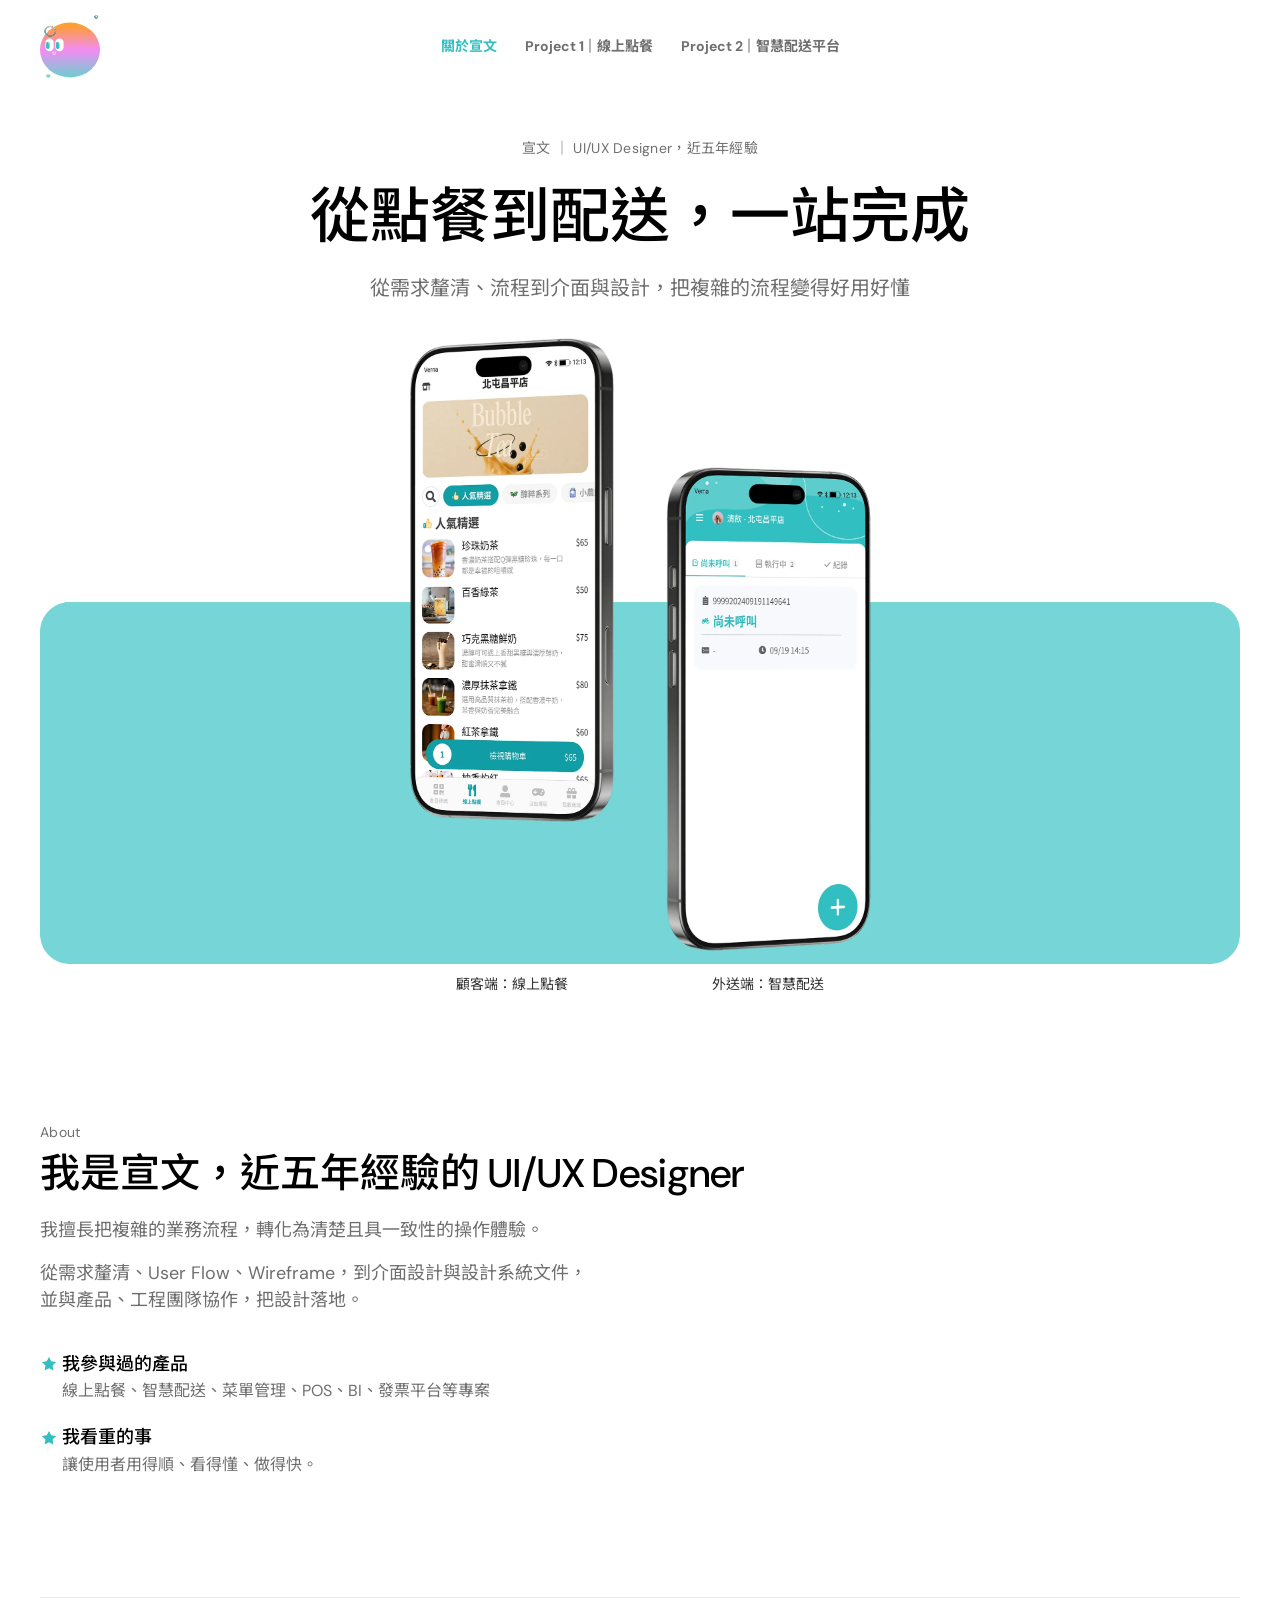
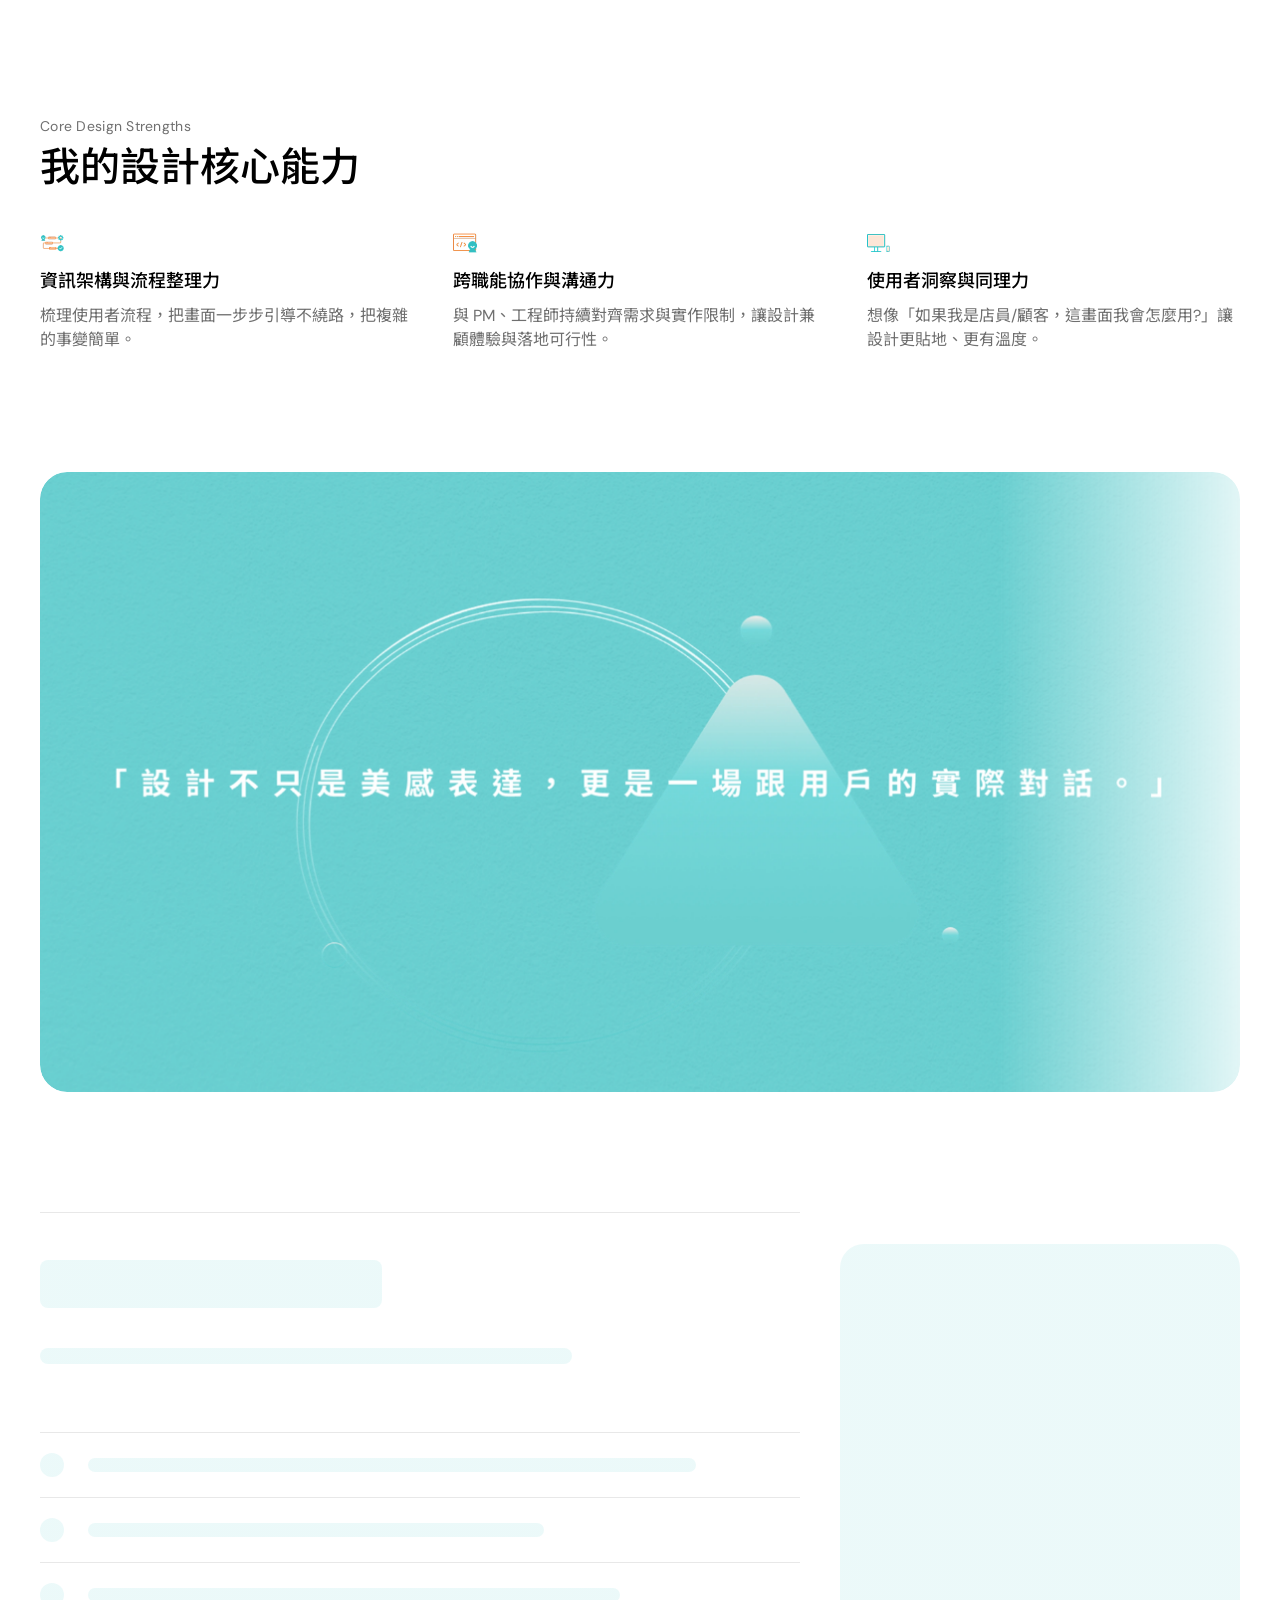
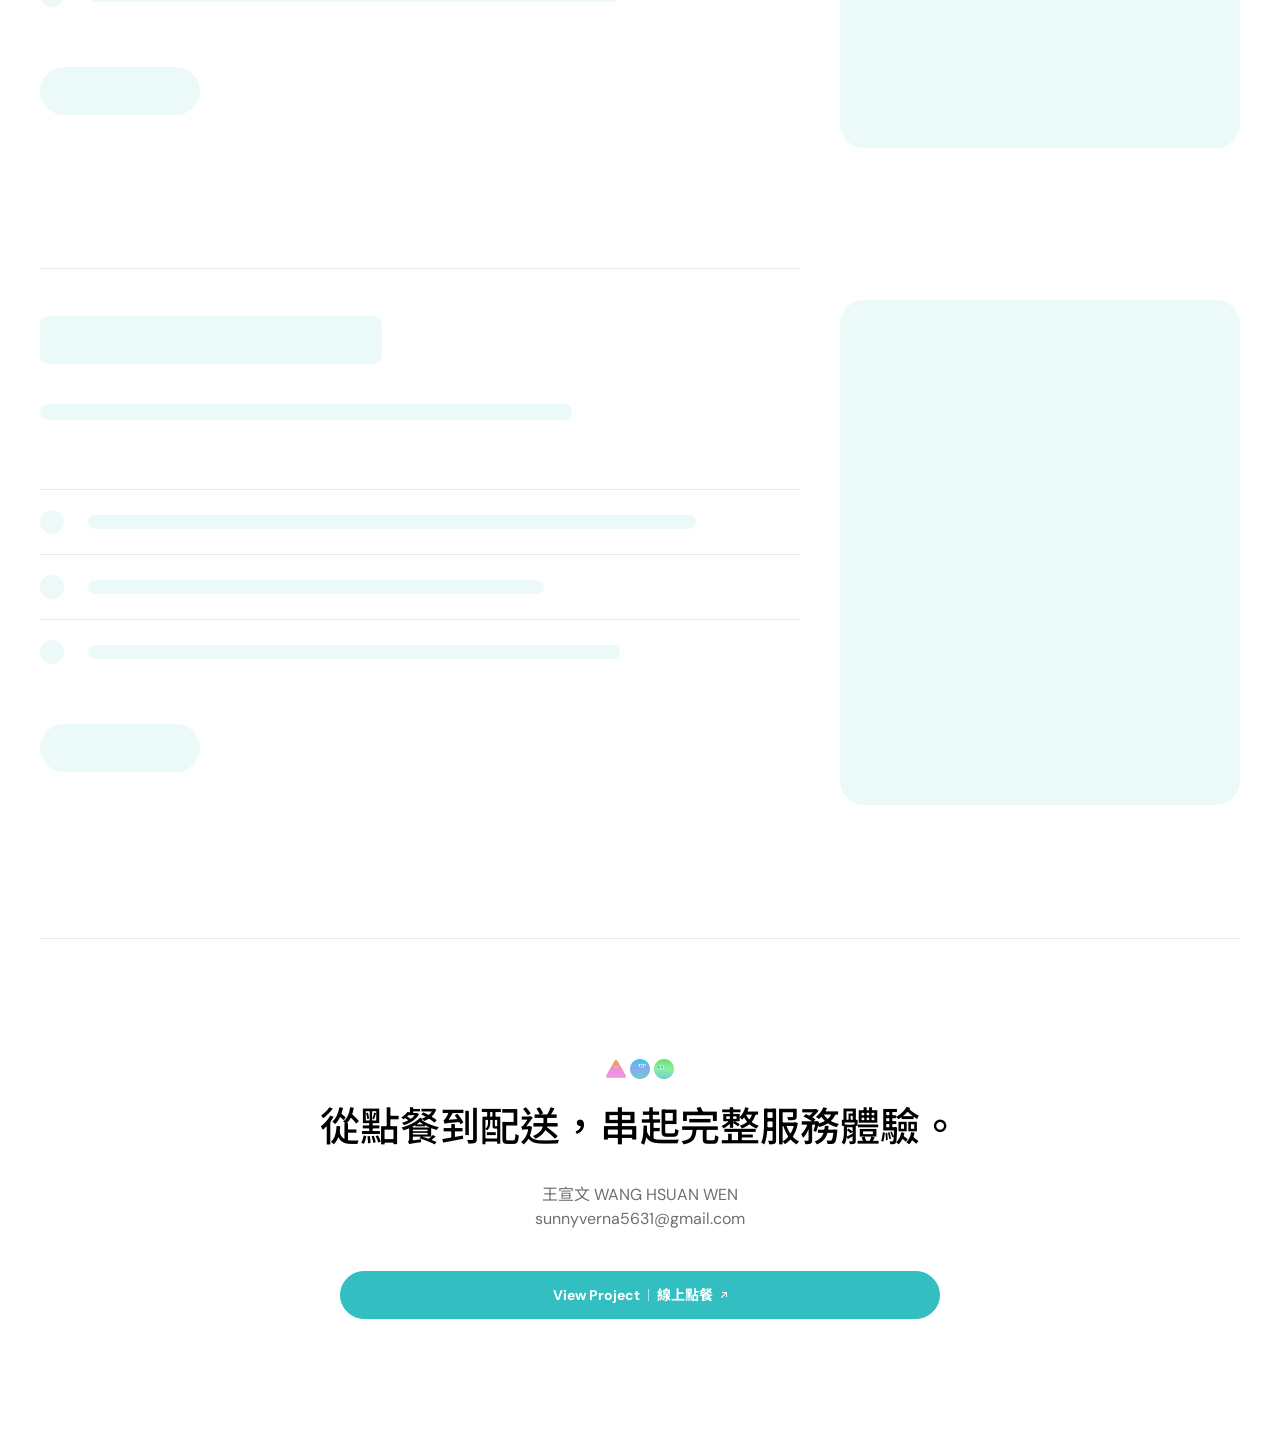
<file: index.html>
<!doctype html>
<html lang="zh-Hant-TW">
<head>
  <meta charset="utf-8">
  <meta name="viewport" content="width=device-width, initial-scale=1">
  <title>王宣文 Wang Hsuan Wen｜UI/UX 設計作品集</title>
  <meta name="description" content="王宣文的 UI/UX 設計作品集：從點餐到配送一站完成，收錄線上點餐與智慧配送平台案例。">
  <link rel="icon" href="images/logo.svg" type="image/svg+xml">
  <link rel="preconnect" href="https://fonts.googleapis.com">
  <link rel="preconnect" href="https://fonts.gstatic.com" crossorigin>
  <link rel="stylesheet" href="https://fonts.googleapis.com/css2?family=DM+Sans:wght@400;500;700&family=Noto+Sans+TC:wght@400;500;700&display=swap">
  <link rel="stylesheet" href="css/style.css?v=20261108">
  <script>document.documentElement.classList.add('js');</script>
</head>
<body>
  <a class="skip-link" href="#main">跳到主要內容</a>

  <header class="site-header">
    <div class="site-header__inner container">
      <a class="site-header__logo" href="#top" aria-label="回到首頁頂端">
        <img src="images/logo.svg" alt="宣文 Logo" width="60" height="63">
      </a>
      <button class="nav-toggle" type="button" aria-expanded="false" aria-controls="site-nav" aria-label="開啟選單">
        <span class="nav-toggle__bar"></span>
        <span class="nav-toggle__bar"></span>
        <span class="nav-toggle__bar"></span>
      </button>
      <nav class="site-nav" id="site-nav" aria-label="主要導覽">
        <ul class="site-nav__list">
          <li><a href="index.html" aria-current="page">關於宣文</a></li>
          <li><a href="ordering.html">Project 1<span class="site-nav__sep" aria-hidden="true"></span>線上點餐</a></li>
          <li><a href="delivery.html">Project 2<span class="site-nav__sep" aria-hidden="true"></span>智慧配送平台</a></li>
        </ul>
      </nav>
    </div>
  </header>

  <main id="main">
    <section class="hero hero--home container" id="top">
      <p class="eyebrow hero__eyebrow">宣文 ｜ UI/UX Designer，近五年經驗</p>
      <h1 class="hero__title"><span class="hero__line">從點餐到配送，</span><span class="hero__line">一站完成</span></h1>
      <p class="hero__subtitle">從需求釐清、流程到介面與設計，把複雜的流程變得好用好懂</p>
      <div class="hero__showcase">
        <div class="hero__frame soft-reveal" data-reveal-delay="0.5">
          <picture class="hero__image soft-reveal__media">
            <source media="(min-width: 1280px)" srcset="images/hero-desktop.webp" width="1200" height="629">
            <source media="(min-width: 800px)" srcset="images/hero-tablet.webp" width="720" height="505">
            <img src="images/hero-mobile.webp" alt="線上點餐 App 與智慧配送平台 App 的手機畫面" width="343" height="474" fetchpriority="high">
          </picture>
          <!-- 點手機畫面也能進案例頁；鍵盤與螢幕報讀改用下方文字連結，避免重複 -->
          <a class="hero__phone hero__phone--ordering" href="ordering.html" tabindex="-1" aria-hidden="true"></a>
          <a class="hero__phone hero__phone--delivery" href="delivery.html" tabindex="-1" aria-hidden="true"></a>
        </div>
        <div class="hero__labels">
          <a class="hero__label hero__label--ordering" href="ordering.html">顧客端：線上點餐</a>
          <a class="hero__label hero__label--delivery" href="delivery.html">外送端：智慧配送</a>
        </div>
      </div>
    </section>

    <section class="section about container" id="about">
      <p class="eyebrow reveal">About</p>
      <h2 class="reveal"><span class="about__phrase">我是宣文，</span><span class="about__phrase">近五年經驗的 UI/UX Designer</span></h2>
      <p class="about__text reveal"><span class="about__phrase">我擅長把複雜的業務流程，</span><span class="about__phrase">轉化為清楚且具一致性的操作體驗。</span></p>
      <p class="about__text reveal"><span class="about__phrase">從需求釐清、User Flow、Wireframe，</span><span class="about__phrase">到介面設計與設計系統文件，</span><br><span class="about__phrase">並與產品、工程團隊協作，</span><span class="about__phrase">把設計落地。</span></p>
      <dl class="about__facts reveal">
        <div class="about__fact">
          <dt><svg class="about__star" viewBox="0 0 24 24" aria-hidden="true"><path d="M12 2.5l2.94 5.96 6.56.95-4.75 4.63 1.12 6.53L12 17.5l-5.87 3.07 1.12-6.53L2.5 9.41l6.56-.95z"/></svg>我參與過的產品</dt>
          <dd><span class="about__phrase">線上點餐、</span><span class="about__phrase">智慧配送、</span><span class="about__phrase">菜單管理、</span><span class="about__phrase">POS、</span><span class="about__phrase">BI、</span><span class="about__phrase">發票平台等專案</span></dd>
        </div>
        <div class="about__fact">
          <dt><svg class="about__star" viewBox="0 0 24 24" aria-hidden="true"><path d="M12 2.5l2.94 5.96 6.56.95-4.75 4.63 1.12 6.53L12 17.5l-5.87 3.07 1.12-6.53L2.5 9.41l6.56-.95z"/></svg>我看重的事</dt>
          <dd><span class="about__phrase">讓使用者用得順、看得懂、做得快。</span></dd>
        </div>
      </dl>
    </section>

    <section class="section strengths container" aria-labelledby="strengths-title">
      <p class="eyebrow reveal">Core Design Strengths</p>
      <h2 id="strengths-title" class="reveal">我的設計核心能力</h2>
      <ul class="strengths__list">
        <li class="strength reveal">
          <img src="images/process-01.webp" alt="" width="24" height="24" loading="lazy">
          <h3>資訊架構與流程整理力</h3>
          <p>梳理使用者流程，把畫面一步步引導不繞路，把複雜的事變簡單。</p>
        </li>
        <li class="strength reveal">
          <img src="images/process-02.webp" alt="" width="24" height="24" loading="lazy">
          <h3>跨職能協作與溝通力</h3>
          <p>與 PM、工程師持續對齊需求與實作限制，讓設計兼顧體驗與落地可行性。</p>
        </li>
        <li class="strength reveal">
          <img src="images/process-03.webp" alt="" width="24" height="24" loading="lazy">
          <h3>使用者洞察與同理力</h3>
          <p>想像「如果我是店員/顧客，這畫面我會怎麼用?」讓設計更貼地、更有溫度。</p>
        </li>
      </ul>
    </section>

    <figure class="section quote container">
      <!-- 柔邊遮罩揭示：外框負責遮罩，內層圖片負責縮放位移（動畫在 js/main.js） -->
      <div class="soft-reveal">
        <picture class="soft-reveal__media">
          <source media="(min-width: 1280px)" srcset="images/quote-desktop.webp" width="1200" height="620">
          <source media="(min-width: 800px)" srcset="images/quote-tablet.webp" width="720" height="400">
          <img src="images/quote-mobile.webp" alt="「設計不只是美感表達，更是一場跟用戶的實際對話。」" width="343" height="362" loading="lazy">
        </picture>
      </div>
    </figure>

    <!-- 案例卡片：載入中先顯示骨架（.case__sk），圖片載好後換成真正內容（切換在 js/main.js） -->
    <article class="section case container" id="ordering" aria-labelledby="ordering-title">
      <header class="case__header">
        <h2 class="case__title" id="ordering-title">線上點餐</h2>
        <p class="case__summary">突顯使用者體驗的流暢與即時性</p>
      </header>
      <img class="case__image" src="images/ordering.webp" alt="線上點餐 App：菜單頁與選擇分店頁" width="399" height="503" loading="lazy">
      <ol class="case__points">
        <li><span class="case__num">01</span><span>資訊架構優化 — 整合餐點分類、搜尋與門市資訊，提升內容可尋性</span></li>
        <li><span class="case__num">02</span><span>點餐流程簡化 — 重新梳理選品至結帳流程，降低操作負擔</span></li>
        <li><span class="case__num">03</span><span>狀態回饋明確化 — 透過即時狀態與視覺層級，提升訂單資訊辨識效率</span></li>
      </ol>
      <a class="btn case__btn" href="ordering.html">Discover More</a>
      <div class="case__sk case__sk--header" aria-hidden="true"><span class="sk sk--title"></span><span class="sk sk--line"></span></div>
      <div class="case__sk case__sk--image sk" aria-hidden="true"></div>
      <div class="case__sk case__sk--points" aria-hidden="true">
        <div class="sk-row"><span class="sk sk--dot"></span><span class="sk sk--bar"></span></div>
        <div class="sk-row"><span class="sk sk--dot"></span><span class="sk sk--bar"></span></div>
        <div class="sk-row"><span class="sk sk--dot"></span><span class="sk sk--bar"></span></div>
      </div>
      <div class="case__sk case__sk--btn sk" aria-hidden="true"></div>
    </article>

    <article class="section case container" id="delivery" aria-labelledby="delivery-title">
      <header class="case__header">
        <h2 class="case__title" id="delivery-title">智慧配送平台</h2>
        <p class="case__summary">節省人力、提升流程，讓門市專注於最重要的顧客服務</p>
      </header>
      <img class="case__image" src="images/delivery.webp" alt="智慧配送平台 App：啟動頁與任務列表頁" width="400" height="518" loading="lazy">
      <ol class="case__points">
        <li><span class="case__num">01</span><span>任務流程簡化 — 梳理接單、派單到配送完成的核心操作流程</span></li>
        <li><span class="case__num">02</span><span>資訊層級重整 — 依任務狀態分類資訊，降低大量訂單的閱讀負擔</span></li>
        <li><span class="case__num">03</span><span>操作回饋明確化 — 強化配送狀態與任務提示，協助使用者快速判斷下一步操作</span></li>
      </ol>
      <a class="btn case__btn" href="delivery.html">Discover More</a>
      <div class="case__sk case__sk--header" aria-hidden="true"><span class="sk sk--title"></span><span class="sk sk--line"></span></div>
      <div class="case__sk case__sk--image sk" aria-hidden="true"></div>
      <div class="case__sk case__sk--points" aria-hidden="true">
        <div class="sk-row"><span class="sk sk--dot"></span><span class="sk sk--bar"></span></div>
        <div class="sk-row"><span class="sk sk--dot"></span><span class="sk sk--bar"></span></div>
        <div class="sk-row"><span class="sk sk--dot"></span><span class="sk sk--bar"></span></div>
      </div>
      <div class="case__sk case__sk--btn sk" aria-hidden="true"></div>
    </article>
  </main>

  <footer class="site-footer container" id="contact">
    <div class="site-footer__inner">
      <img class="site-footer__icons reveal" src="images/icons.webp" alt="" width="68" height="20" loading="lazy">
      <h2 class="site-footer__title reveal">從點餐到配送，串起完整服務體驗。</h2>
      <address class="site-footer__contact reveal">
        王宣文 WANG HSUAN WEN<br>
        <a href="mailto:sunnyverna5631@gmail.com">sunnyverna5631@gmail.com</a>
      </address>
      <a class="btn btn--solid btn--wide reveal" href="ordering.html">
        View Project<span class="btn__sep" aria-hidden="true"></span>線上點餐
        <span class="btn__arrow" aria-hidden="true"></span>
      </a>
    </div>
  </footer>

  <script src="https://cdnjs.cloudflare.com/ajax/libs/gsap/3.12.5/gsap.min.js" defer></script>
  <script src="js/main.js?v=20261108" defer></script>
</body>
</html>
</file>
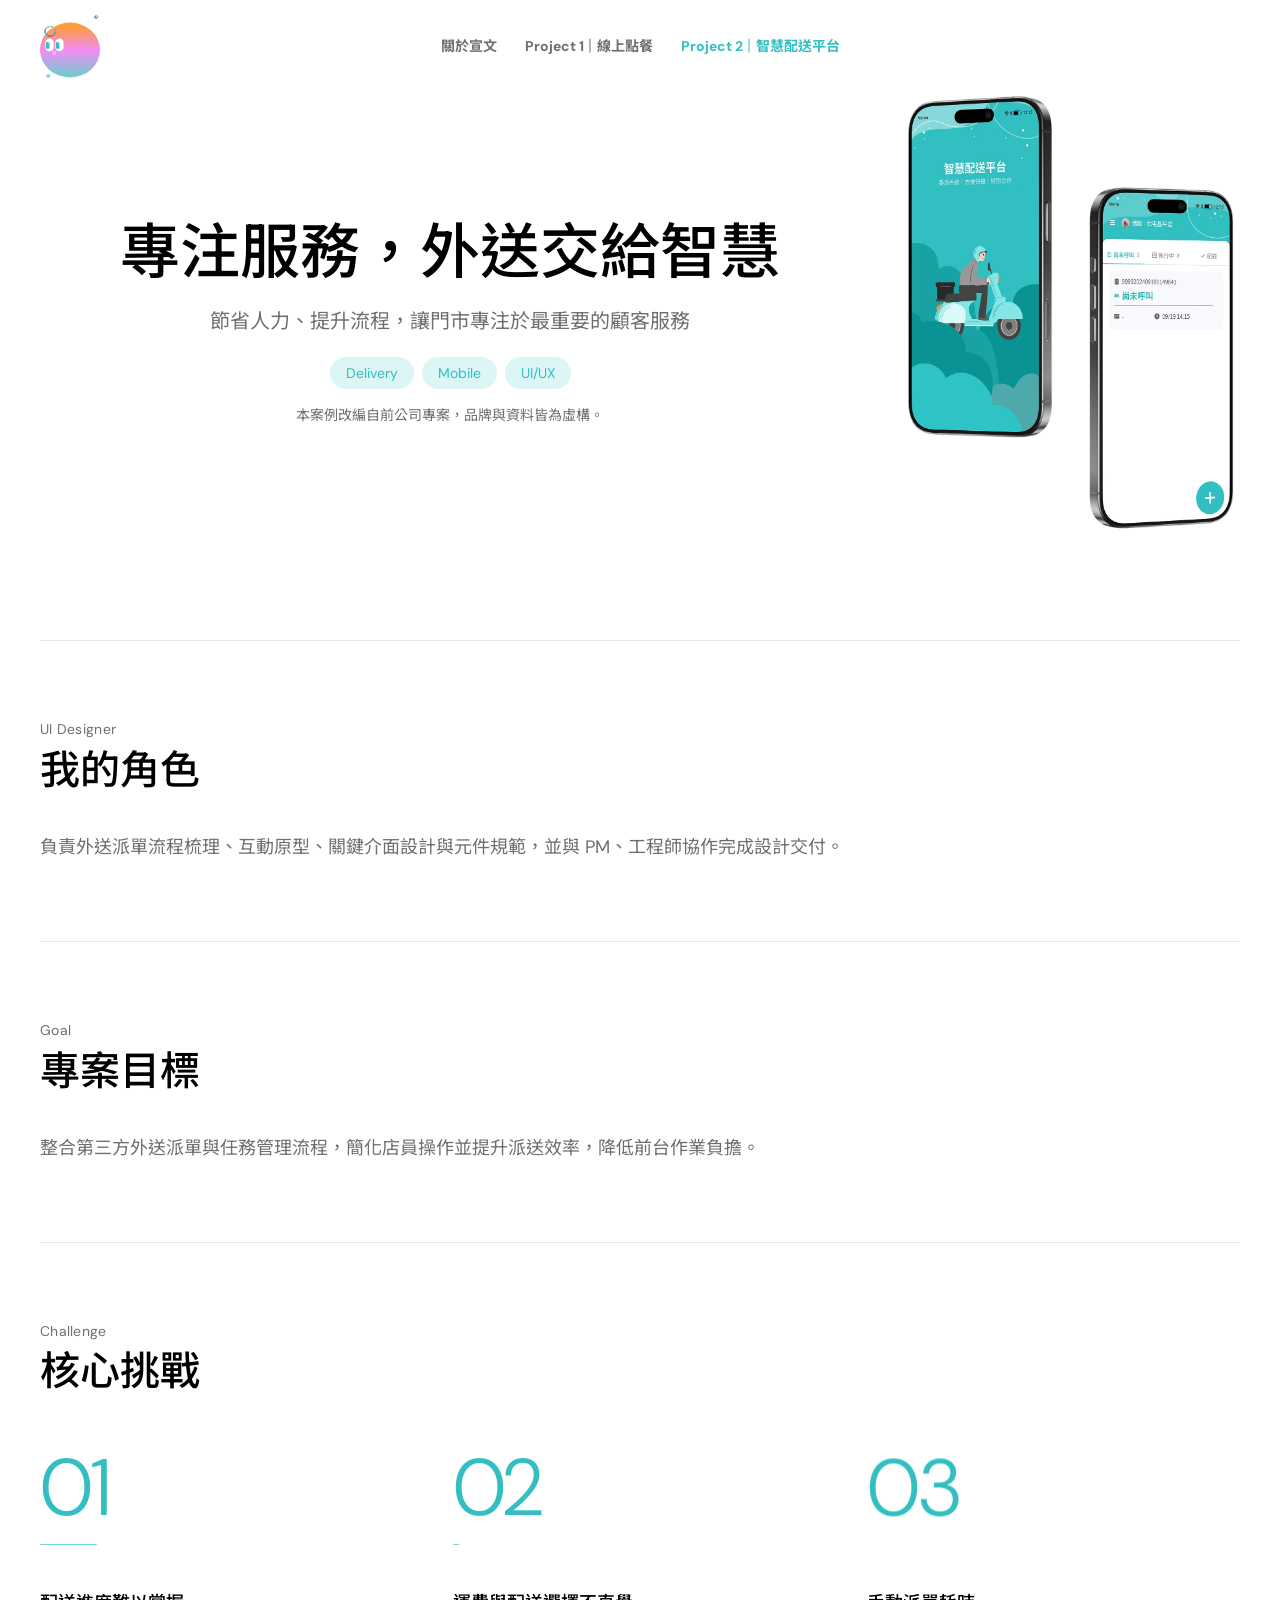
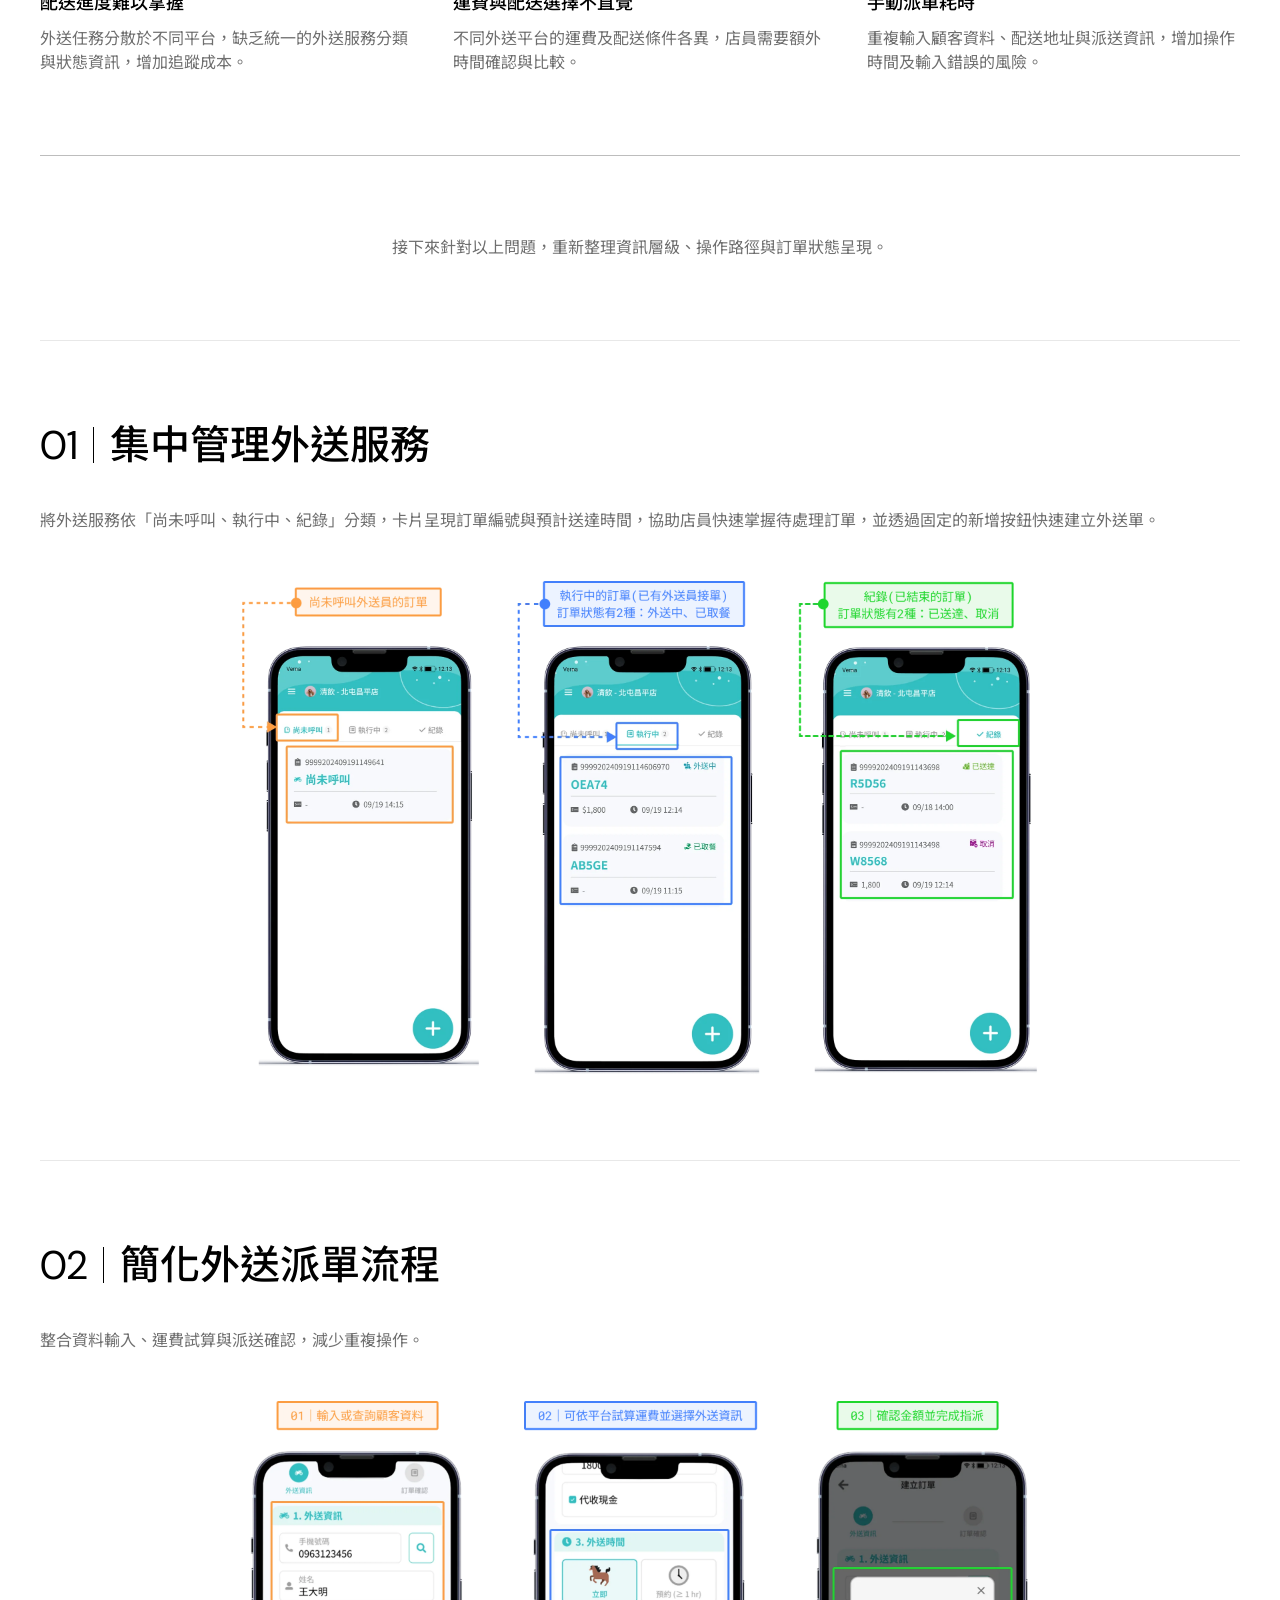
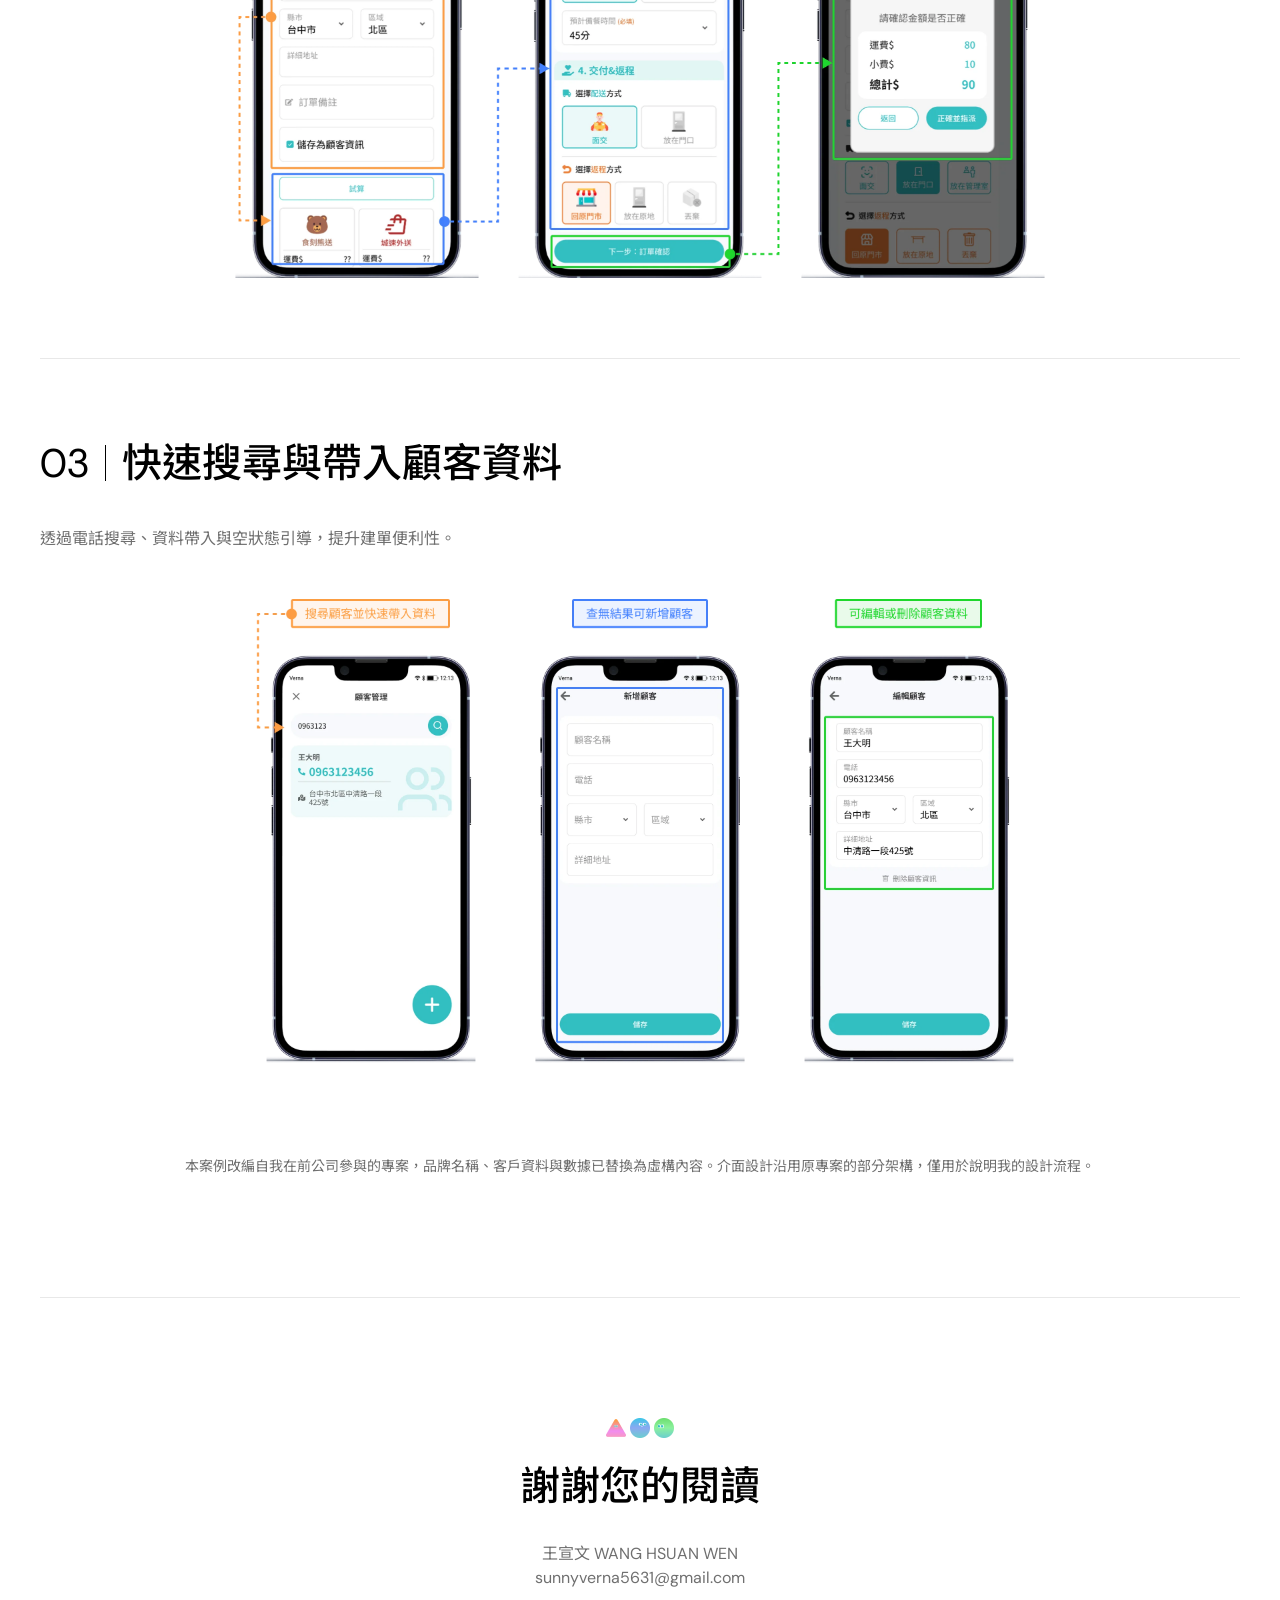
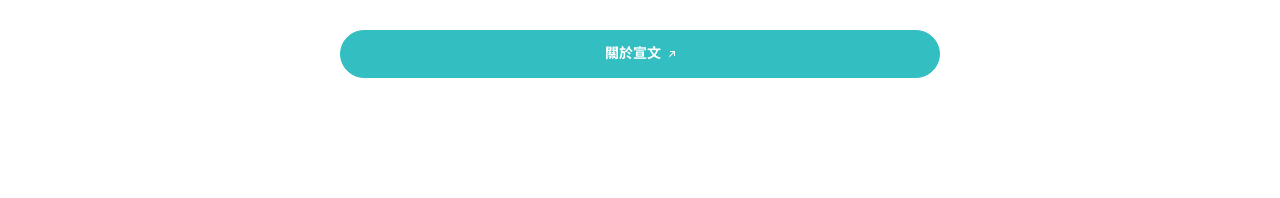
<file: delivery.html>
<!doctype html>
<html lang="zh-Hant-TW">
<head>
  <meta charset="utf-8">
  <meta name="viewport" content="width=device-width, initial-scale=1">
  <title>智慧配送平台｜王宣文 Wang Hsuan Wen 設計作品集</title>
  <meta name="description" content="智慧配送平台案例：整合第三方外送派單與任務管理流程，簡化店員操作並提升派送效率，讓門市專注於最重要的顧客服務。">
  <link rel="icon" href="images/logo.svg" type="image/svg+xml">
  <link rel="preconnect" href="https://fonts.googleapis.com">
  <link rel="preconnect" href="https://fonts.gstatic.com" crossorigin>
  <link rel="stylesheet" href="https://fonts.googleapis.com/css2?family=DM+Sans:wght@300;400;500;700&family=Noto+Sans+TC:wght@400;500;700&display=swap">
  <link rel="stylesheet" href="css/style.css?v=20261108">
  <link rel="stylesheet" href="css/case.css?v=20261108">
  <script>document.documentElement.classList.add('js');</script>
</head>
<body>
  <a class="skip-link" href="#main">跳到主要內容</a>

  <header class="site-header">
    <div class="site-header__inner container">
      <a class="site-header__logo" href="index.html" aria-label="回到首頁">
        <img src="images/logo.svg" alt="宣文 Logo" width="60" height="63">
      </a>
      <button class="nav-toggle" type="button" aria-expanded="false" aria-controls="site-nav" aria-label="開啟選單">
        <span class="nav-toggle__bar"></span>
        <span class="nav-toggle__bar"></span>
        <span class="nav-toggle__bar"></span>
      </button>
      <nav class="site-nav" id="site-nav" aria-label="主要導覽">
        <ul class="site-nav__list">
          <li><a href="index.html">關於宣文</a></li>
          <li><a href="ordering.html">Project 1<span class="site-nav__sep" aria-hidden="true"></span>線上點餐</a></li>
          <li><a href="delivery.html" aria-current="page">Project 2<span class="site-nav__sep" aria-hidden="true"></span>智慧配送平台</a></li>
        </ul>
      </nav>
    </div>
  </header>

  <main id="main">
    <section class="hero hero--case container" id="top">
      <div class="hero__text">
        <h1 class="hero__title">專注服務，外送交給智慧</h1>
        <p class="hero__subtitle">節省人力、提升流程，讓門市專注於最重要的顧客服務</p>
        <ul class="tags hero__tags" aria-label="專案類型">
          <li>Delivery</li>
          <li>Mobile</li>
          <li>UI/UX</li>
        </ul>
        <p class="disclaimer disclaimer--hero">本案例改編自前公司專案，品牌與資料皆為虛構。</p>
      </div>
      <div class="soft-reveal" data-reveal-delay="0.5">
        <picture class="hero__image hero__image--padded soft-reveal__media">
          <img src="images/delivery-hero.webp" alt="智慧配送平台 App：啟動頁與任務列表頁" width="560" height="662" fetchpriority="high">
        </picture>
      </div>
    </section>

    <section class="case-block container" aria-labelledby="role-title">
      <p class="eyebrow reveal">UI Designer</p>
      <h2 id="role-title" class="reveal">我的角色</h2>
      <p class="case-block__text reveal">負責外送派單流程梳理、互動原型、關鍵介面設計與元件規範，並與 PM、工程師協作完成設計交付。</p>
    </section>

    <section class="case-block container" aria-labelledby="goal-title">
      <p class="eyebrow reveal">Goal</p>
      <h2 id="goal-title" class="reveal">專案目標</h2>
      <p class="case-block__text reveal">整合第三方外送派單與任務管理流程，簡化店員操作並提升派送效率，降低前台作業負擔。</p>
    </section>

    <section class="case-block container" aria-labelledby="challenge-title">
      <p class="eyebrow reveal">Challenge</p>
      <h2 id="challenge-title" class="reveal">核心挑戰</h2>
      <ol class="challenges">
        <li class="challenge reveal">
          <span class="challenge__num" aria-hidden="true"><span class="challenge__num-inner">01</span></span>
          <span class="challenge__rule" aria-hidden="true"></span>
          <h3>配送進度難以掌握</h3>
          <p>外送任務分散於不同平台，缺乏統一的外送服務分類與狀態資訊，增加追蹤成本。</p>
        </li>
        <li class="challenge reveal">
          <span class="challenge__num" aria-hidden="true"><span class="challenge__num-inner">02</span></span>
          <span class="challenge__rule" aria-hidden="true"></span>
          <h3>運費與配送選擇不直覺</h3>
          <p>不同外送平台的運費及配送條件各異，店員需要額外時間確認與比較。</p>
        </li>
        <li class="challenge reveal">
          <span class="challenge__num" aria-hidden="true"><span class="challenge__num-inner">03</span></span>
          <span class="challenge__rule" aria-hidden="true"></span>
          <h3>手動派單耗時</h3>
          <p>重複輸入顧客資料、配送地址與派送資訊，增加操作時間及輸入錯誤的風險。</p>
        </li>
      </ol>
    </section>

    <p class="case-bridge container reveal">接下來針對以上問題，重新整理資訊層級、操作路徑與訂單狀態呈現。</p>

    <section class="solution container" aria-labelledby="solution-01">
      <h2 class="solution__title reveal" id="solution-01"><span class="solution__num">01</span><span class="solution__sep" aria-hidden="true"></span>集中管理外送服務</h2>
      <p class="solution__text reveal">將外送服務依「尚未呼叫、執行中、紀錄」分類，卡片呈現訂單編號與預計送達時間，協助店員快速掌握待處理訂單，並透過固定的新增按鈕快速建立外送單。</p>
      <img class="solution__image reveal" src="images/delivery-01.webp" alt="外送服務列表的三個分頁：尚未呼叫、執行中與紀錄" width="1200" height="499" loading="lazy">
    </section>

    <section class="solution container" aria-labelledby="solution-02">
      <h2 class="solution__title reveal" id="solution-02"><span class="solution__num">02</span><span class="solution__sep" aria-hidden="true"></span>簡化外送派單流程</h2>
      <p class="solution__text reveal">整合資料輸入、運費試算與派送確認，減少重複操作。</p>
      <img class="solution__image reveal" src="images/delivery-02.webp" alt="建立外送單的流程：輸入資料、選擇外送平台與運費、確認派送" width="1200" height="477" loading="lazy">
    </section>

    <section class="solution container" aria-labelledby="solution-03">
      <h2 class="solution__title reveal" id="solution-03"><span class="solution__num">03</span><span class="solution__sep" aria-hidden="true"></span>快速搜尋與帶入顧客資料</h2>
      <p class="solution__text reveal">透過電話搜尋、資料帶入與空狀態引導，提升建單便利性。</p>
      <img class="solution__image reveal" src="images/delivery-03.webp" alt="顧客管理：以電話搜尋並帶入顧客資料、查無結果時新增顧客、編輯顧客資料" width="1200" height="477" loading="lazy">
    </section>

    <p class="disclaimer disclaimer--end container reveal">本案例改編自我在前公司參與的專案，品牌名稱、客戶資料與數據已替換為虛構內容。介面設計沿用原專案的部分架構，僅用於說明我的設計流程。</p>
  </main>

  <footer class="site-footer container" id="contact">
    <div class="site-footer__inner">
      <img class="site-footer__icons reveal" src="images/icons.webp" alt="" width="68" height="20" loading="lazy">
      <h2 class="site-footer__title reveal">謝謝您的閱讀</h2>
      <address class="site-footer__contact reveal">
        王宣文 WANG HSUAN WEN<br>
        <a href="mailto:sunnyverna5631@gmail.com">sunnyverna5631@gmail.com</a>
      </address>
      <a class="btn btn--solid btn--wide reveal" href="index.html">
        關於宣文
        <span class="btn__arrow" aria-hidden="true"></span>
      </a>
    </div>
  </footer>

  <script src="https://cdnjs.cloudflare.com/ajax/libs/gsap/3.12.5/gsap.min.js" defer></script>
  <script src="js/main.js?v=20261108" defer></script>
</body>
</html>
</file>
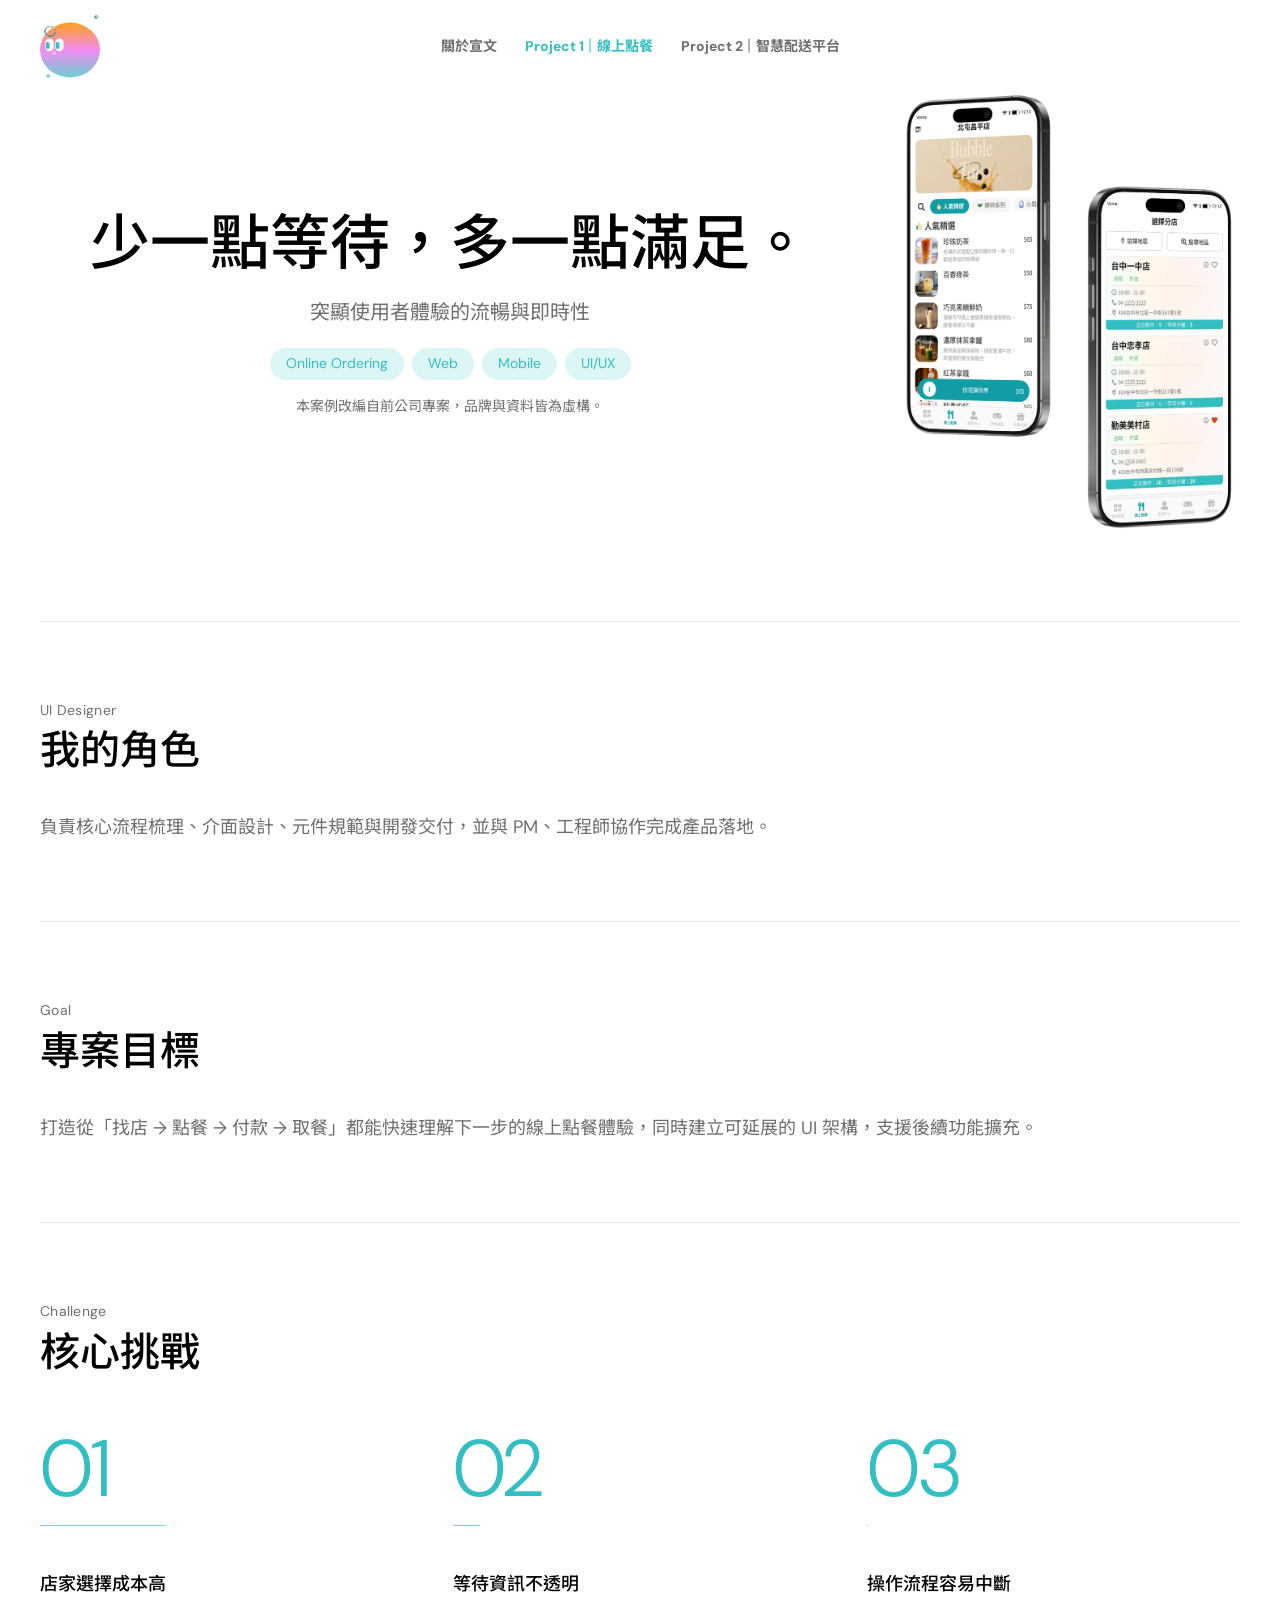
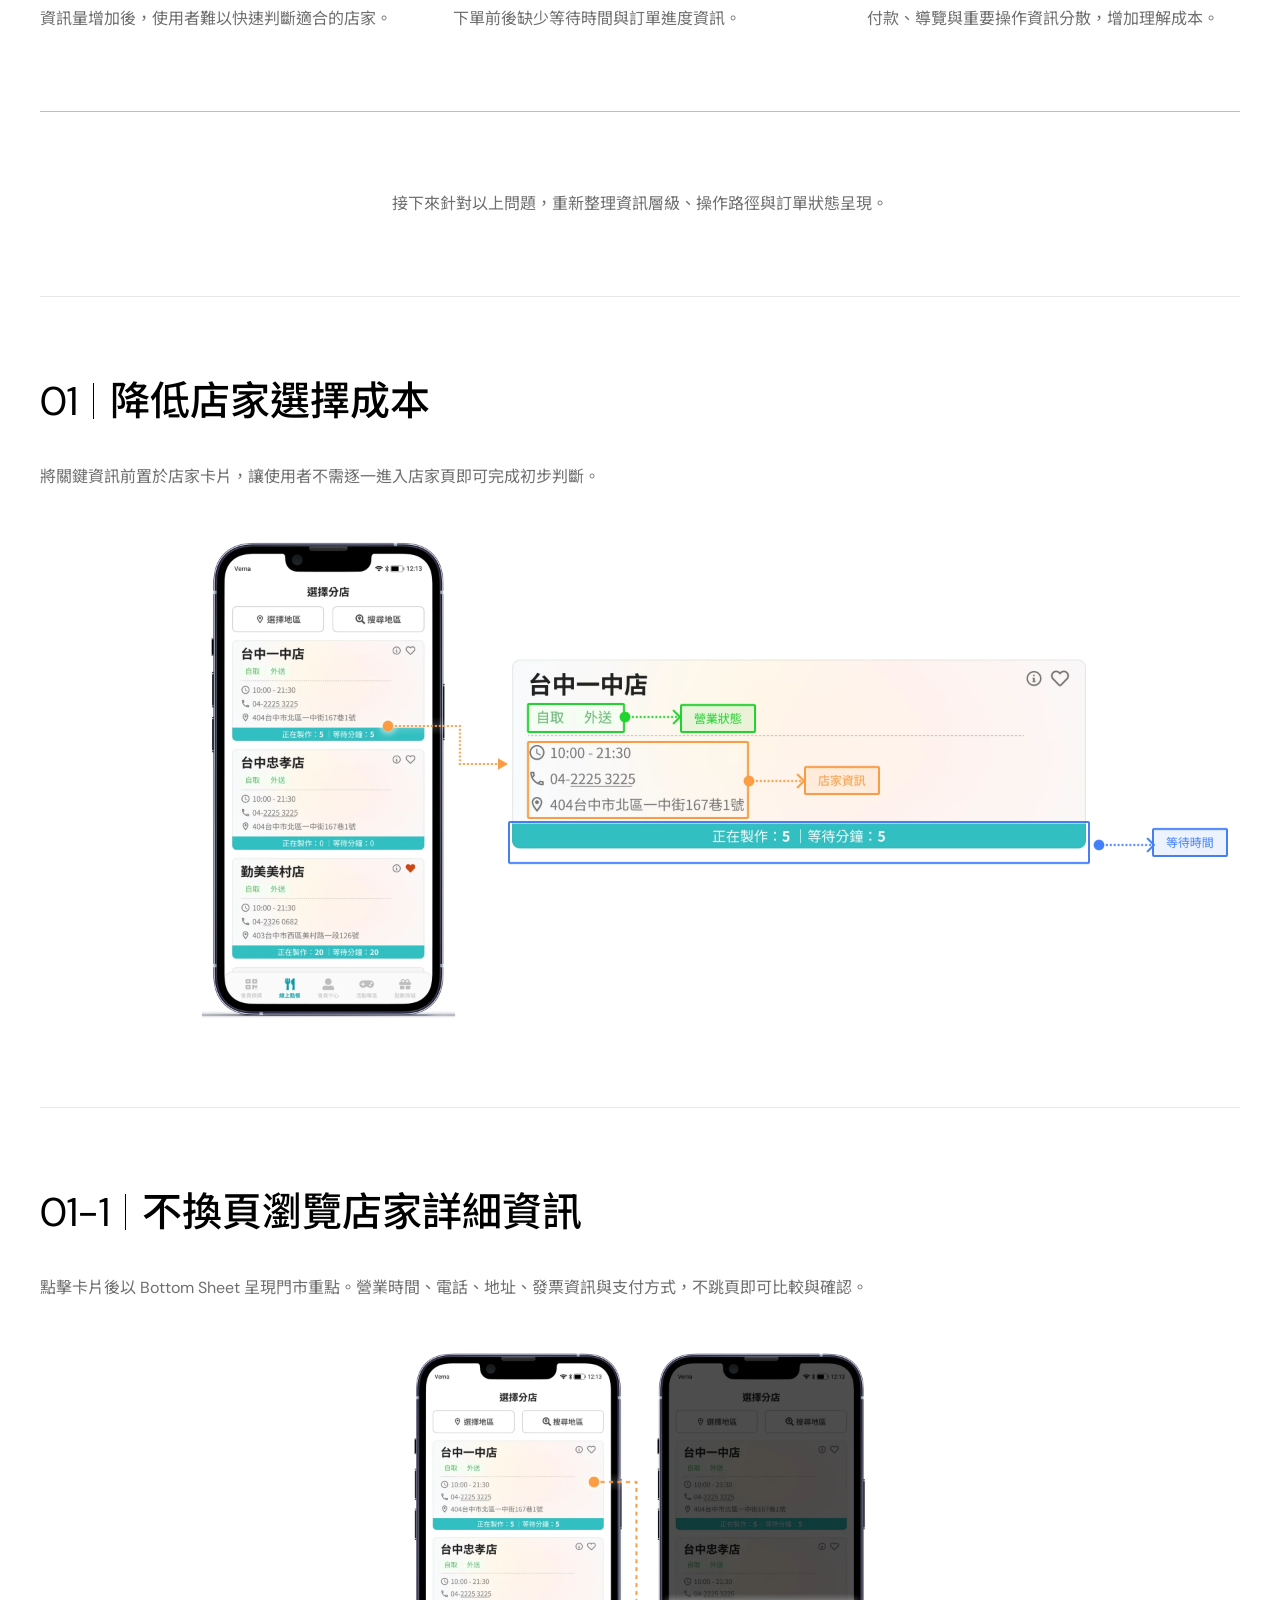
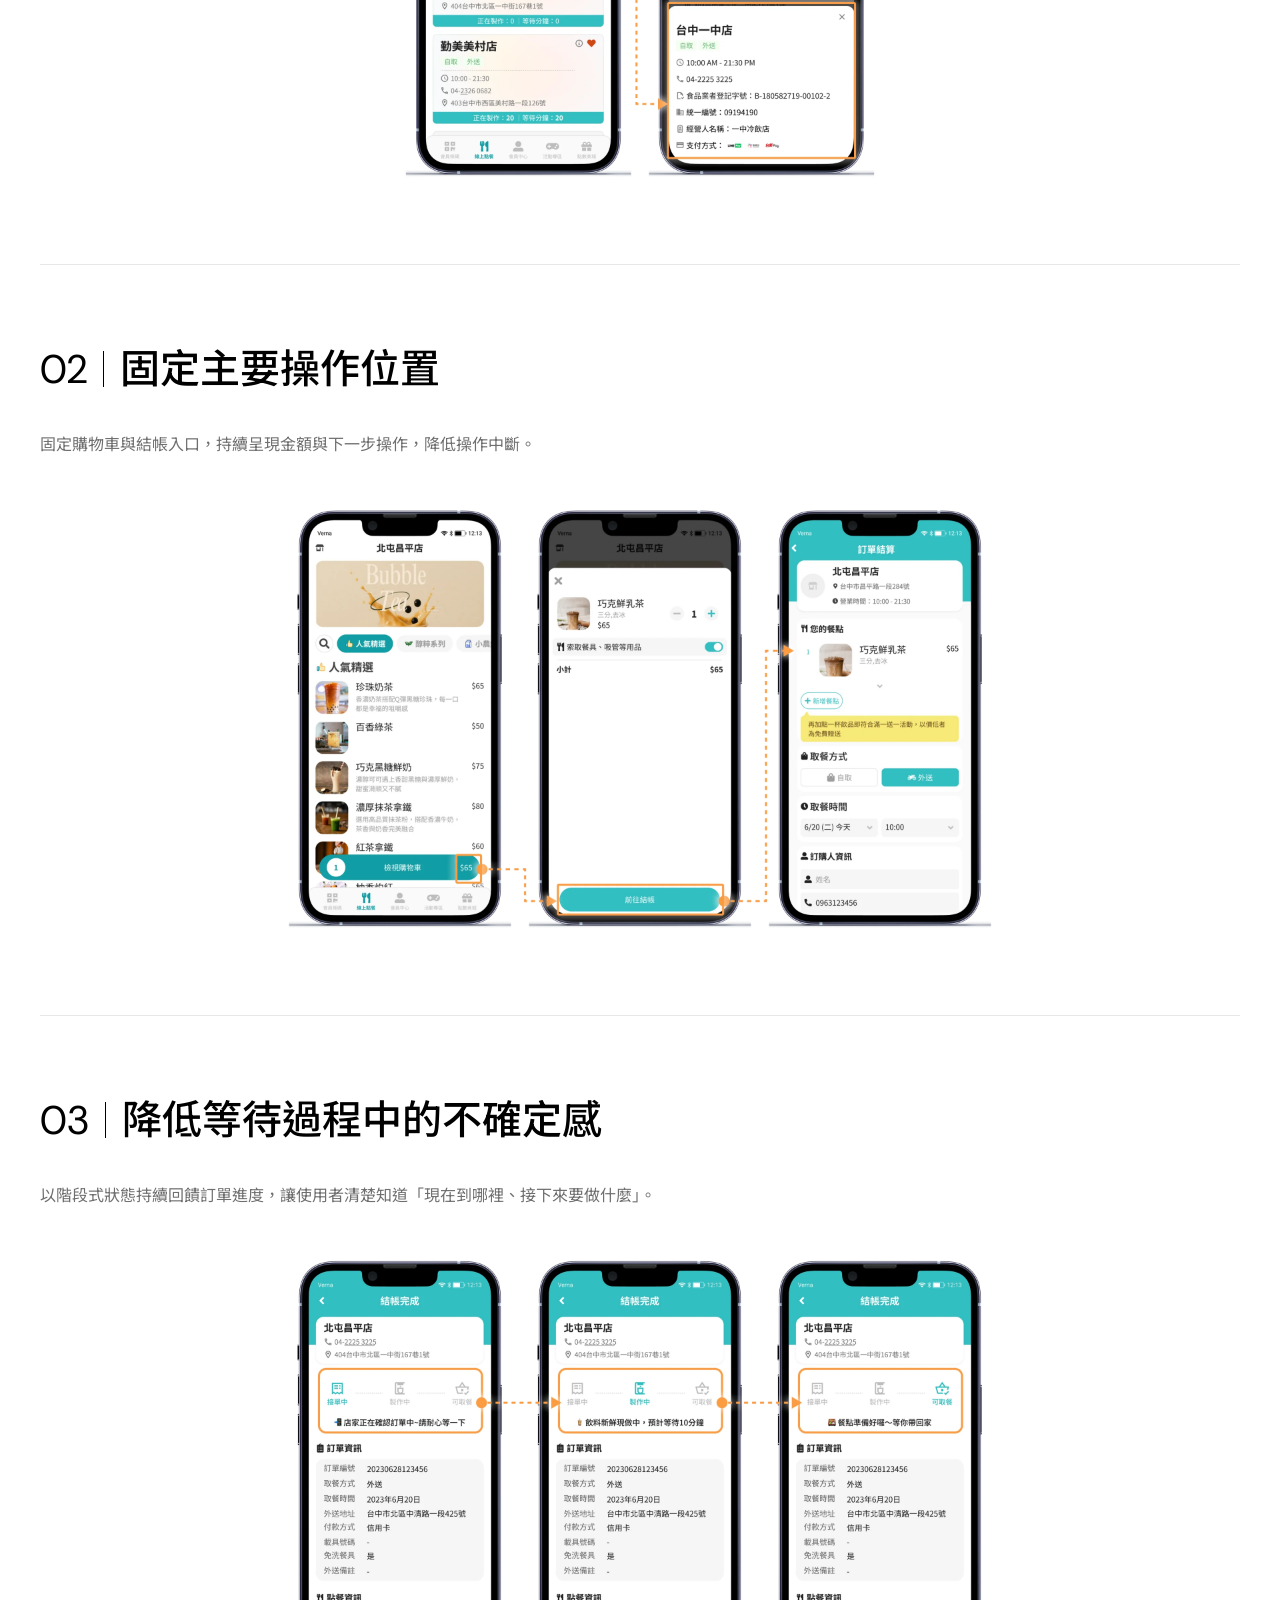
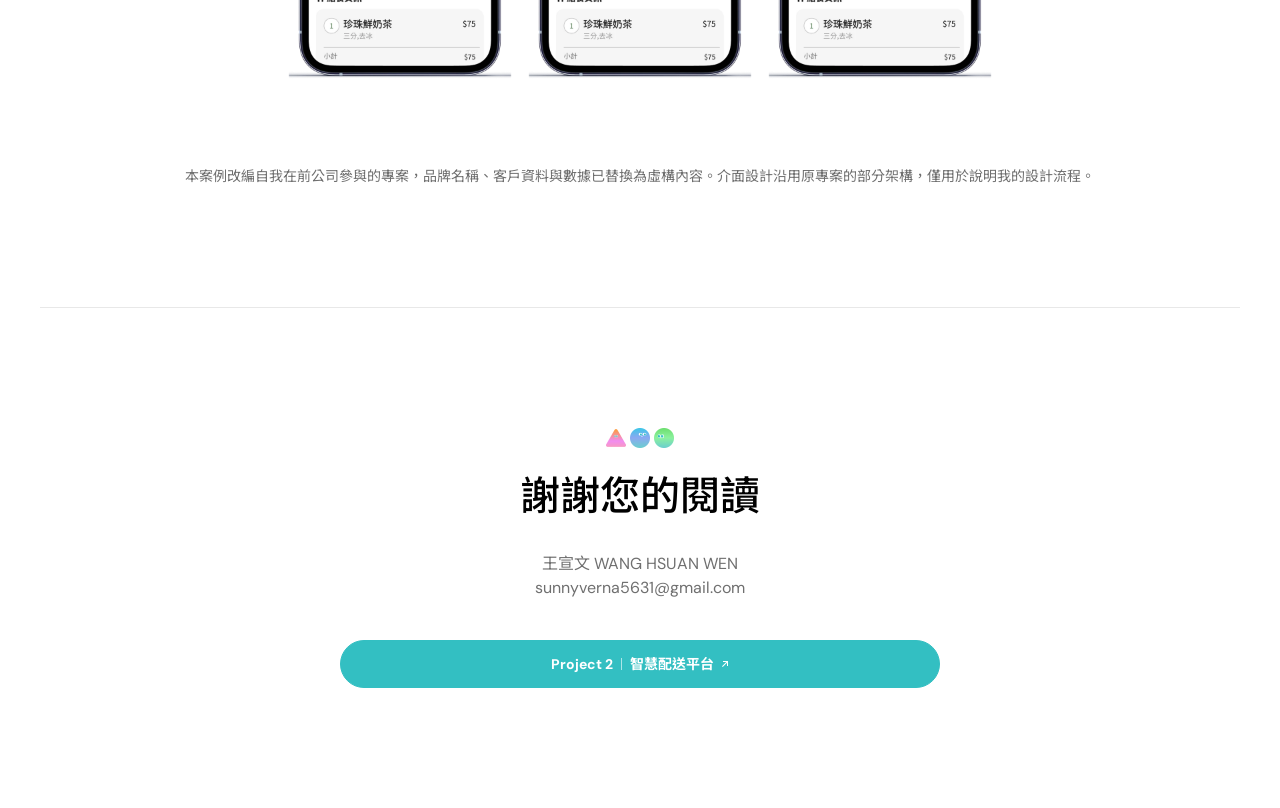
<file: ordering.html>
<!doctype html>
<html lang="zh-Hant-TW">
<head>
  <meta charset="utf-8">
  <meta name="viewport" content="width=device-width, initial-scale=1">
  <title>線上點餐｜王宣文 Wang Hsuan Wen 設計作品集</title>
  <meta name="description" content="線上點餐案例：重新整理找店、點餐、付款到取餐的資訊層級與操作路徑，讓使用者少一點等待，多一點滿足。">
  <link rel="icon" href="images/logo.svg" type="image/svg+xml">
  <link rel="preconnect" href="https://fonts.googleapis.com">
  <link rel="preconnect" href="https://fonts.gstatic.com" crossorigin>
  <link rel="stylesheet" href="https://fonts.googleapis.com/css2?family=DM+Sans:wght@300;400;500;700&family=Noto+Sans+TC:wght@400;500;700&display=swap">
  <link rel="stylesheet" href="css/style.css?v=20261108">
  <link rel="stylesheet" href="css/case.css?v=20261108">
  <script>document.documentElement.classList.add('js');</script>
</head>
<body>
  <a class="skip-link" href="#main">跳到主要內容</a>

  <header class="site-header">
    <div class="site-header__inner container">
      <a class="site-header__logo" href="index.html" aria-label="回到首頁">
        <img src="images/logo.svg" alt="宣文 Logo" width="60" height="63">
      </a>
      <button class="nav-toggle" type="button" aria-expanded="false" aria-controls="site-nav" aria-label="開啟選單">
        <span class="nav-toggle__bar"></span>
        <span class="nav-toggle__bar"></span>
        <span class="nav-toggle__bar"></span>
      </button>
      <nav class="site-nav" id="site-nav" aria-label="主要導覽">
        <ul class="site-nav__list">
          <li><a href="index.html">關於宣文</a></li>
          <li><a href="ordering.html" aria-current="page">Project 1<span class="site-nav__sep" aria-hidden="true"></span>線上點餐</a></li>
          <li><a href="delivery.html">Project 2<span class="site-nav__sep" aria-hidden="true"></span>智慧配送平台</a></li>
        </ul>
      </nav>
    </div>
  </header>

  <main id="main">
    <section class="hero hero--case container" id="top">
      <div class="hero__text">
        <h1 class="hero__title">少一點等待，多一點滿足。</h1>
        <p class="hero__subtitle">突顯使用者體驗的流暢與即時性</p>
        <ul class="tags hero__tags" aria-label="專案類型">
          <li>Online Ordering</li>
          <li>Web</li>
          <li>Mobile</li>
          <li>UI/UX</li>
        </ul>
        <p class="disclaimer disclaimer--hero">本案例改編自前公司專案，品牌與資料皆為虛構。</p>
      </div>
      <div class="soft-reveal" data-reveal-delay="0.5">
        <picture class="hero__image soft-reveal__media">
          <img src="images/ordering-hero.webp" alt="線上點餐 App：菜單頁與選擇分店頁" width="560" height="726" fetchpriority="high">
        </picture>
      </div>
    </section>

    <section class="case-block container" aria-labelledby="role-title">
      <p class="eyebrow reveal">UI Designer</p>
      <h2 id="role-title" class="reveal">我的角色</h2>
      <p class="case-block__text reveal">負責核心流程梳理、介面設計、元件規範與開發交付，並與 PM、工程師協作完成產品落地。</p>
    </section>

    <section class="case-block container" aria-labelledby="goal-title">
      <p class="eyebrow reveal">Goal</p>
      <h2 id="goal-title" class="reveal">專案目標</h2>
      <p class="case-block__text reveal">打造從「找店 → 點餐 → 付款 → 取餐」都能快速理解下一步的線上點餐體驗，同時建立可延展的 UI 架構，支援後續功能擴充。</p>
    </section>

    <section class="case-block container" aria-labelledby="challenge-title">
      <p class="eyebrow reveal">Challenge</p>
      <h2 id="challenge-title" class="reveal">核心挑戰</h2>
      <ol class="challenges">
        <li class="challenge reveal">
          <span class="challenge__num" aria-hidden="true"><span class="challenge__num-inner">01</span></span>
          <span class="challenge__rule" aria-hidden="true"></span>
          <h3>店家選擇成本高</h3>
          <p>資訊量增加後，使用者難以快速判斷適合的店家。</p>
        </li>
        <li class="challenge reveal">
          <span class="challenge__num" aria-hidden="true"><span class="challenge__num-inner">02</span></span>
          <span class="challenge__rule" aria-hidden="true"></span>
          <h3>等待資訊不透明</h3>
          <p>下單前後缺少等待時間與訂單進度資訊。</p>
        </li>
        <li class="challenge reveal">
          <span class="challenge__num" aria-hidden="true"><span class="challenge__num-inner">03</span></span>
          <span class="challenge__rule" aria-hidden="true"></span>
          <h3>操作流程容易中斷</h3>
          <p>付款、導覽與重要操作資訊分散，增加理解成本。</p>
        </li>
      </ol>
    </section>

    <p class="case-bridge container reveal">接下來針對以上問題，重新整理資訊層級、操作路徑與訂單狀態呈現。</p>

    <section class="solution container" aria-labelledby="solution-01">
      <h2 class="solution__title reveal" id="solution-01"><span class="solution__num">01</span><span class="solution__sep" aria-hidden="true"></span>降低店家選擇成本</h2>
      <p class="solution__text reveal">將關鍵資訊前置於店家卡片，讓使用者不需逐一進入店家頁即可完成初步判斷。</p>
      <img class="solution__image reveal" src="images/ordering-01.webp" alt="選擇分店頁：店家卡片前置營業狀態、店家資訊與等待時間" width="1200" height="490" loading="lazy">
    </section>

    <section class="solution container" aria-labelledby="solution-01-1">
      <h2 class="solution__title reveal" id="solution-01-1"><span class="solution__num">01-1</span><span class="solution__sep" aria-hidden="true"></span>不換頁瀏覽店家詳細資訊</h2>
      <p class="solution__text reveal">點擊卡片後以 Bottom Sheet 呈現門市重點。營業時間、電話、地址、發票資訊與支付方式，不跳頁即可比較與確認。</p>
      <img class="solution__image reveal" src="images/ordering-01-1.webp" alt="點擊店家卡片後，以 Bottom Sheet 顯示門市詳細資訊" width="1200" height="436" loading="lazy">
    </section>

    <section class="solution container" aria-labelledby="solution-02">
      <h2 class="solution__title reveal" id="solution-02"><span class="solution__num">02</span><span class="solution__sep" aria-hidden="true"></span>固定主要操作位置</h2>
      <p class="solution__text reveal">固定購物車與結帳入口，持續呈現金額與下一步操作，降低操作中斷。</p>
      <img class="solution__image solution__image--narrow reveal" src="images/ordering-02.webp" alt="菜單頁、購物車與訂單結帳頁：購物車與結帳按鈕固定在畫面下方" width="720" height="430" loading="lazy">
    </section>

    <section class="solution container" aria-labelledby="solution-03">
      <h2 class="solution__title reveal" id="solution-03"><span class="solution__num">03</span><span class="solution__sep" aria-hidden="true"></span>降低等待過程中的不確定感</h2>
      <p class="solution__text reveal">以階段式狀態持續回饋訂單進度，讓使用者清楚知道「現在到哪裡、接下來要做什麼」。</p>
      <img class="solution__image solution__image--narrow reveal" src="images/ordering-03.webp" alt="結帳完成頁的三個訂單階段狀態" width="720" height="430" loading="lazy">
    </section>

    <p class="disclaimer disclaimer--end container reveal">本案例改編自我在前公司參與的專案，品牌名稱、客戶資料與數據已替換為虛構內容。介面設計沿用原專案的部分架構，僅用於說明我的設計流程。</p>
  </main>

  <footer class="site-footer container" id="contact">
    <div class="site-footer__inner">
      <img class="site-footer__icons reveal" src="images/icons.webp" alt="" width="68" height="20" loading="lazy">
      <h2 class="site-footer__title reveal">謝謝您的閱讀</h2>
      <address class="site-footer__contact reveal">
        王宣文 WANG HSUAN WEN<br>
        <a href="mailto:sunnyverna5631@gmail.com">sunnyverna5631@gmail.com</a>
      </address>
      <a class="btn btn--solid btn--wide reveal" href="delivery.html">
        Project 2<span class="btn__sep" aria-hidden="true"></span>智慧配送平台
        <span class="btn__arrow" aria-hidden="true"></span>
      </a>
    </div>
  </footer>

  <script src="https://cdnjs.cloudflare.com/ajax/libs/gsap/3.12.5/gsap.min.js" defer></script>
  <script src="js/main.js?v=20261108" defer></script>
</body>
</html>
</file>
<file: css/style.css>
/* ==========================================================================
   設計規格（design/design-notes.md）
   斷點：手機 < 800px、平板 800–1279px、桌機 ≥ 1280px（mobile-first）
   ========================================================================== */
:root {
  --color-primary: #33BFC2;
  --color-secondary: #75D6D7;
  --color-bg: #FFFFFF;
  --color-text: #000000;
  --color-text-muted: #6F6F6F;
  --color-line: #E8E8E8;

  --font-base: "DM Sans", "Noto Sans TC", system-ui, sans-serif;

  --fs-h1: 40px;
  --fs-h2: 20px;
  --fs-h3: 16px;      /* 不小於內文，靠黑色與字重和灰色內文區分 */
  --fs-body: 18px;
  --fs-sub: 16px;
  --fs-small: 14px;   /* 小字下限：12px 灰字在手機上不易閱讀 */
  --lh-body: 1.2;

  --content-max: 1200px;
  --gutter: 20px;
  --section-gap: 40px;
  --header-h: 80px;
  /* hero／引言圖的最大顯示寬度＝圖片像素的一半，確保任何寬度都有 2 倍像素 */
  --art-max: 514px;   /* 手機版圖 1029px 寬 */

  --btn-h: 48px;
  --radius-pill: 1000px;
  --btn-fade: .4s ease;
  --ease: cubic-bezier(.2, .7, .2, 1);
}

@media (min-width: 800px) {
  :root {
    --fs-h1: 60px;
    --fs-h2: 40px;
    --fs-h3: 18px;
    --gutter: 40px;
    --section-gap: 80px;
    --header-h: 92px;
    --art-max: 1080px;  /* 平板版圖 2160px 寬 */
  }
}

@media (min-width: 1280px) {
  :root {
    --section-gap: 120px;
    --art-max: 1200px;  /* 桌機版圖 3600px 寬，受內容最大寬度 1200px 限制 */
  }
}

/* ---------- Base ---------- */
*,
*::before,
*::after {
  box-sizing: border-box;
}

html {
  scroll-behavior: smooth;
  scroll-padding-top: var(--header-h);
  -webkit-text-size-adjust: 100%;
}

body {
  margin: 0;
  background: var(--color-bg);
  color: var(--color-text);
  font-family: var(--font-base);
  font-size: var(--fs-body);
  line-height: var(--lh-body);
  -webkit-font-smoothing: antialiased;
}

h1, h2, h3, p, ol, ul, figure, address {
  margin: 0;
}

h1, h2, h3 {
  font-weight: 500;
  line-height: 1.2;
}

h1 { font-size: var(--fs-h1); }
h2 { font-size: var(--fs-h2); }
h3 { font-size: var(--fs-h3); }

ol, ul {
  padding: 0;
  list-style: none;
}

img {
  display: block;
  max-width: 100%;
  height: auto;
}

a {
  color: inherit;
}

address {
  font-style: normal;
}

.container {
  width: 100%;
  max-width: calc(var(--content-max) + var(--gutter) * 2);
  margin-inline: auto;
  padding-inline: var(--gutter);
}

.section {
  margin-top: var(--section-gap);
}

.visually-hidden {
  position: absolute;
  width: 1px;
  height: 1px;
  overflow: hidden;
  clip: rect(0 0 0 0);
  white-space: nowrap;
}

.skip-link {
  position: absolute;
  top: 8px;
  left: 8px;
  z-index: 100;
  padding: 8px 16px;
  background: var(--color-text);
  color: #fff;
  transform: translateY(-200%);
}

.skip-link:focus {
  transform: none;
}

:focus-visible {
  outline: 2px solid var(--color-primary);
  outline-offset: 3px;
}

.eyebrow {
  margin-bottom: 8px;
  color: var(--color-text-muted);
  font-size: var(--fs-small);
  letter-spacing: .02em;
}

/* ---------- Button ---------- */
.btn {
  display: inline-flex;
  align-items: center;
  justify-content: center;
  gap: 8px;
  height: var(--btn-h);
  padding: 0 22px;
  border: 1px solid var(--color-secondary);
  border-radius: var(--radius-pill);
  background: var(--color-secondary);
  color: var(--color-primary);
  font-size: 14px;
  font-weight: 700;
  text-decoration: none;
  transition:
    background-color var(--btn-fade),
    color var(--btn-fade),
    border-color var(--btn-fade);
}

.btn:hover {
  border-color: var(--color-primary);
  background: #FFFFFF;
  color: var(--color-primary);
}

.btn--solid {
  border-color: var(--color-primary);
  background: var(--color-primary);
  color: #FFFFFF;
}

.btn--wide {
  width: 100%;
  max-width: 600px;
}

.btn__sep {
  width: 1px;
  height: 12px;
  background: currentColor;
  opacity: .6;
  transition: background-color var(--btn-fade);
}

/* 用 arrow 圖當遮罩，箭頭顏色會跟著文字色在 hover 時一起變 */
.btn__arrow {
  width: 7px;
  height: 20px;
  background: currentColor;
  -webkit-mask: url("../images/arrow.webp") center / contain no-repeat;
          mask: url("../images/arrow.webp") center / contain no-repeat;
  transition: background-color var(--btn-fade);
}

/* ---------- Header ---------- */
.site-header {
  position: sticky;
  top: 0;
  z-index: 50;
  background: var(--color-bg);
  border-radius: 0 0 20px 20px;
  box-shadow: 0 4px 16px rgba(0, 0, 0, .06);
}

.site-header__inner {
  display: flex;
  align-items: center;
  justify-content: space-between;
  height: var(--header-h);
}

.site-header__logo img {
  width: 44px;
  height: auto;
}

.nav-toggle {
  display: flex;
  flex-direction: column;
  justify-content: center;
  gap: 4px;
  width: 44px;
  height: 44px;
  margin-right: -10px;
  padding: 10px;
  border: 0;
  background: none;
  cursor: pointer;
}

.nav-toggle__bar {
  display: block;
  height: 2px;
  background: var(--color-text);
  border-radius: 2px;
  transition: transform .25s var(--ease), opacity .2s;
}

.nav-toggle[aria-expanded="true"] .nav-toggle__bar:nth-child(1) { transform: translateY(6px) rotate(45deg); }
.nav-toggle[aria-expanded="true"] .nav-toggle__bar:nth-child(2) { opacity: 0; }
.nav-toggle[aria-expanded="true"] .nav-toggle__bar:nth-child(3) { transform: translateY(-6px) rotate(-45deg); }

.site-nav {
  position: absolute;
  top: 100%;
  left: 0;
  right: 0;
  padding: 8px var(--gutter) 24px;
  background: var(--color-bg);
  border-radius: 0 0 20px 20px;
  box-shadow: 0 12px 16px rgba(0, 0, 0, .06);
  visibility: hidden;
  opacity: 0;
  transform: translateY(-8px);
  transition: opacity .2s, transform .2s var(--ease), visibility 0s .2s;
}

.site-nav.is-open {
  visibility: visible;
  opacity: 1;
  transform: none;
  transition: opacity .2s, transform .2s var(--ease);
}

.site-nav__list a {
  display: flex;
  align-items: center;
  gap: 6px;
  padding: 14px 0;
  border-bottom: 1px solid var(--color-line);
  color: var(--color-text-muted);
  font-size: 16px;
  font-weight: 700;
  text-decoration: none;
  transition: color .2s;
}

/* 目前所在頁面的導覽連結（首頁＝關於宣文） */
.site-nav__list a[aria-current="page"],
.site-nav__list a:hover {
  color: var(--color-primary);
}

.site-nav__sep {
  width: 1px;
  height: 14px;
  background: currentColor;
}

@media (min-width: 800px) {
  .site-header {
    border-radius: 0;
    box-shadow: none;
  }

  .site-header__logo img {
    width: 60px;
  }

  .nav-toggle {
    display: none;
  }

  /* 桌機和平板：導覽列置中於畫面 */
  .site-nav {
    position: absolute;
    top: 50%;
    left: 50%;
    right: auto;
    padding: 0;
    background: none;
    box-shadow: none;
    visibility: visible;
    opacity: 1;
    transform: translate(-50%, -50%);
    transition: none;
  }

  .site-header__inner {
    position: relative;
  }

  .site-nav__list {
    display: flex;
    gap: 28px;
    white-space: nowrap;
  }

  .site-nav__list a {
    padding: 8px 0;
    border: 0;
    font-size: 14px;
  }
}

/* ---------- Hero ---------- */
.hero {
  padding-top: 32px;
  text-align: center;
}

.hero__subtitle {
  margin-top: 16px;
  color: var(--color-text-muted);
  font-size: 20px;
}

.hero__image img {
  width: 100%;
  max-width: var(--art-max);
  margin-top: 16px;
  margin-inline: auto;
}

@media (min-width: 800px) {
  .hero {
    padding-top: 48px;
  }

  .hero__subtitle {
    margin-top: 20px;
  }

  .hero__image img {
    margin-top: 32px;
  }
}

/* 載入時依序淡入：主標 → 副標 → 圖片（純 CSS，不需等 JS） */
.hero__title,
.hero__subtitle,
.hero__image img {
  animation: hero-fade-in .8s var(--ease) both;
}

.hero__title    { animation-delay: .1s; }
.hero__subtitle { animation-delay: .4s; }
.hero__image img {
  animation-duration: 1s;
  animation-delay: .7s;
}

@keyframes hero-fade-in {
  from {
    opacity: 0;
    transform: translateY(24px);
  }
  to {
    opacity: 1;
    transform: none;
  }
}

/* ---------- 首頁 Hero：眉標、按鈕、手機連結與說明 ---------- */
/* 眉標→主標、主標→副標的文字間距相同（已扣掉各自行高的留白） */
.hero--home .hero__eyebrow {
  margin-bottom: 19px;
  animation: hero-fade-in .8s var(--ease) both;
}

.hero--home .hero__title    { animation-delay: .2s; }

/* 手機版在「，」後換行，不把字拆散 */
.hero__line {
  display: inline-block;
}

/* 首頁副標是完整句子：限制行寬，字色沿用 .hero__subtitle 的次要文字色 */
.hero--home .hero__subtitle {
  max-width: 34em;
  margin-inline: auto;
  font-size: var(--fs-sub);
  line-height: 1.5;
}

/* 圖片用柔邊遮罩揭示（.soft-reveal），下方說明文字淡入 */
.hero__showcase {
  width: 100%;
  max-width: var(--art-max);
  margin: 24px auto 0;
}

/* 大小剛好等於圖片的框，手機連結的 ％ 才會對準。
   底部圓角＝圖中藍綠色底板的圓角（原圖 81px），放大時角落不會被裁成直角 */
.hero__frame {
  position: relative;
  border-radius: 0 0 7.87% 7.87% / 0 0 5.7% 5.7%;     /* 手機版圖 1029×1422 */
}

@media (min-width: 800px) {
  .hero__frame {
    border-radius: 0 0 3.75% 3.75% / 0 0 5.35% 5.35%; /* 平板版圖 2160×1515 */
  }
}

@media (min-width: 1280px) {
  .hero__frame {
    border-radius: 0 0 2.25% 2.25% / 0 0 4.29% 4.29%; /* 桌機版圖 3600×1887 */
  }
}

.hero--home .hero__image img {
  max-width: none;
  margin-top: 0;
  animation: none;
}

/* 手機在圖中的位置（％＝相對圖片寬高），三種尺寸的圖構圖不同，各自設定 */
.hero__phone {
  position: absolute;
  left: var(--l);
  top: var(--t);
  width: var(--w);
  height: var(--h);
  border-radius: 12%/6%;
}

.hero__phone--ordering { --l: 8%;    --t: .5%; --w: 37%; --h: 63.5%; }
.hero__phone--delivery { --l: 54.5%; --t: 17%; --w: 37%; --h: 64%; }

.hero__labels {
  position: relative;
  height: 40px;
  animation: hero-fade-in .8s var(--ease) 1.2s both;
}

.hero__label {
  position: absolute;
  top: 12px;
  left: var(--x);
  transform: translateX(-50%);
  color: #333333;
  font-size: 14px;
  white-space: nowrap;
  text-decoration: none;
  transition: color .2s;
}

.hero__label--ordering { --x: 26.4%; }
.hero__label--delivery { --x: 73.1%; }

/* 滑到文字或手機畫面上，對應的說明文字都會變主色 */
.hero__label:hover,
.hero__phone--ordering:hover ~ .hero__labels .hero__label--ordering,
.hero__phone--delivery:hover ~ .hero__labels .hero__label--delivery {
  color: var(--color-primary);
}

@media (min-width: 800px) {
  .hero--home .hero__eyebrow {
    margin-bottom: 24px;
  }

  .hero--home .hero__subtitle {
    font-size: 20px;
  }

  .hero__showcase {
    margin-top: 32px;
  }

  .hero__phone--ordering { --l: 23%;   --t: .5%; --w: 22%; --h: 74%; }
  .hero__phone--delivery { --l: 50.5%; --t: 20.5%; --w: 22%; --h: 74%; }

  .hero__label--ordering { --x: 34.1%; }
  .hero__label--delivery { --x: 61.6%; }
}

@media (min-width: 1280px) {
  .hero__phone--ordering { --l: 30.75%; --t: .5%; --w: 17%; --h: 77%; }
  .hero__phone--delivery { --l: 52.25%; --t: 21%; --w: 17%; --h: 77%; }

  .hero__label--ordering { --x: 39.3%; }
  .hero__label--delivery { --x: 60.7%; }
}

/* ---------- About ---------- */
.about h2 {
  margin-bottom: 20px;
}

.about__text,
.about__facts {
  max-width: 40em; /* 約 40 個字一行，長句不會拉滿整個內容寬 */
  color: var(--color-text-muted);
  font-size: var(--fs-sub); /* 手機：與能力卡片說明同大小 */
  line-height: 1.5; /* 與能力卡片說明一致 */
}

/* 只在逗號、頓號、項目之間換行，不把詞拆開 */
.about__phrase {
  display: inline-block;
}

.about__text + .about__text {
  margin-top: 16px;
}

/* 我參與過的產品／我看重的事：字級、字重、間距與核心能力卡片（.strength）一致 */
.about__facts {
  display: grid;
  gap: 24px;
  margin: 32px 0 0;
}

.about__fact dt {
  display: flex;
  align-items: center;
  gap: 4px;
  margin-bottom: 4px;
  color: var(--color-text);
  font-size: var(--fs-h3);
  font-weight: 500;
  line-height: 1.2;
}

.about__star {
  flex: none;
  width: 18px;
  height: 18px;
  fill: var(--color-primary);
}

/* 內容與小標文字左緣對齊（星星寬 18px＋間距 4px） */
.about__fact dd {
  margin: 0;
  padding-left: 22px;
}

@media (min-width: 800px) {
  .about__text {
    font-size: var(--fs-body);
  }

  .about__facts {
    margin-top: 40px;
  }
}

/* ---------- Strengths ---------- */
/* 與頁尾相同的分隔線：寬度＝內容欄，線下間距與頁尾一致 */
.strengths::before {
  content: "";
  display: block;
  margin-bottom: var(--section-gap);
  border-top: 1px solid var(--color-line);
}

@media (min-width: 800px) {
  .strengths::before {
    margin-bottom: 120px;
  }
}

.strengths__list {
  display: grid;
  gap: 40px;
  margin-top: 32px;
}

.strength h3 {
  margin: 16px 0 12px;
}

.strength p {
  color: var(--color-text-muted);
  font-size: var(--fs-sub);
  line-height: 1.5;
}

@media (min-width: 800px) {
  .strengths__list {
    grid-template-columns: repeat(2, 1fr);
    gap: 48px 40px;
    margin-top: 40px;
  }
}

@media (min-width: 1280px) {
  .strengths__list {
    grid-template-columns: repeat(3, 1fr);
  }
}

/* ---------- Quote ---------- */
/* 外框圓角＝圖片本身的圓角（原圖 81px，換算成各尺寸圖的寬／高 ％），放大時角落不會被裁成直角 */
.quote .soft-reveal {
  max-width: var(--art-max);
  margin-inline: auto;
  border-radius: 7.87% / 7.46%;   /* 手機版圖 1029×1086 */
}

@media (min-width: 800px) {
  .quote .soft-reveal {
    border-radius: 3.75% / 6.75%; /* 平板版圖 2160×1200 */
  }
}

@media (min-width: 1280px) {
  .quote .soft-reveal {
    border-radius: 2.25% / 4.35%; /* 桌機版圖 3600×1860 */
  }
}

.quote img {
  width: 100%;
}

/* ---------- 柔邊遮罩揭示 ---------- */
/* 外框裁掉放大中的圖片。有 JS 時一開始就遮住（避免首屏圖片先閃一下），
   動畫結束、GSAP 沒載入或偏好減少動態時，js/main.js 加上 .is-revealed 拿掉遮罩。 */
.soft-reveal {
  --p: -25%;
  overflow: hidden;
}

.js .soft-reveal:not(.is-revealed) {
  -webkit-mask-image: linear-gradient(90deg, #000 var(--p), transparent calc(var(--p) + 25%));
          mask-image: linear-gradient(90deg, #000 var(--p), transparent calc(var(--p) + 25%));
}

@media (prefers-reduced-motion: reduce) {
  .js .soft-reveal:not(.is-revealed) {
    -webkit-mask-image: none;
            mask-image: none;
  }
}

.soft-reveal__media {
  display: block;
}

/* 主視覺圖原本的淡入改由柔邊遮罩取代 */
.soft-reveal img {
  animation: none;
}

/* ---------- Case ---------- */
/* 手機：標題 → 圖 → 列表 → 按鈕；平板以上：左文右圖 */
.case {
  display: grid;
  grid-template-areas:
    "header"
    "image"
    "points"
    "btn";
}

.case__header {
  grid-area: header;
  padding-top: 40px;
  border-top: 1px solid var(--color-line);
}

.case__title {
  font-size: var(--fs-h1);
}

.case__summary {
  margin-top: 8px;
  color: var(--color-text-muted);
  font-size: var(--fs-sub);
}

.case__image {
  grid-area: image;
  justify-self: center;
  width: 100%;
  max-width: 400px;
  margin-top: 24px;
}

.case__points {
  grid-area: points;
  margin-top: 24px;
}

.case__points li {
  display: flex;
  gap: 24px;
  padding: 20px 0;
  border-top: 1px solid var(--color-line);
  font-size: var(--fs-sub);
  line-height: 1.5;
}

.case__num {
  flex: none;
  color: var(--color-text-muted);
  font-weight: 500;
}

.case__btn {
  grid-area: btn;
  justify-self: start;
  margin-top: 24px;
}

@media (min-width: 800px) {
  .case {
    grid-template-columns: minmax(0, 1fr) minmax(0, 300px);
    grid-template-rows: auto auto 1fr;
    grid-template-areas:
      "header image"
      "points image"
      "btn    image";
    column-gap: 40px;
  }

  .case__header {
    padding-top: 48px;
  }

  .case__summary {
    margin-top: 40px;
  }

  .case__image {
    align-self: start;
    margin-top: 32px;
  }

  .case__points {
    margin-top: 40px;
  }

  .case__btn {
    align-self: start;
    margin-top: 40px;
  }
}

@media (min-width: 1280px) {
  .case {
    grid-template-columns: minmax(0, 780px) minmax(0, 400px);
    justify-content: space-between;
  }
}

/* ---------- 案例卡片：骨架載入 ---------- */
/* 骨架與真正內容放在同一個格子（grid-area 相同）重疊，任何寬度都對得上版面。
   只有 JS 加上 .is-loading／.is-loaded 時才出現；沒有 JS 時直接顯示內容。 */
.case {
  --sk-base: rgba(117, 214, 215, .14);   /* 輔色淡淡一層，低對比 */
  --sk-shine: rgba(255, 255, 255, .75);  /* 掃過的亮帶 */
}

.case__sk {
  display: none;
  pointer-events: none;
}

.case.is-loading .case__sk,
.case.is-loaded .case__sk {
  display: block;
}

.sk {
  display: block;
  background: linear-gradient(90deg,
    var(--sk-base) 0%, var(--sk-base) 40%,
    var(--sk-shine) 50%,
    var(--sk-base) 60%, var(--sk-base) 100%);
  background-size: 300% 100%;
  border-radius: 8px;
  animation: sk-shimmer 1.6s linear infinite;
}

/* 背景位置 100% → 0%，亮帶由左往右移動 */
@keyframes sk-shimmer {
  from { background-position: 100% 0; }
  to   { background-position: 0 0; }
}

.case__sk--header {
  grid-area: header;
  padding-top: 40px;
}

.sk--title {
  width: 45%;
  height: calc(var(--fs-h1) * .8);
}

.sk--line {
  width: 70%;
  height: 16px;
  margin-top: 12px;
}

.case__sk--image {
  grid-area: image;
  justify-self: center;
  align-self: start;
  width: 100%;
  max-width: 400px;
  aspect-ratio: 399 / 503;
  margin-top: 24px;
  border-radius: 24px;
}

.case__sk--points {
  grid-area: points;
  align-self: start;
  margin-top: 24px;
}

.sk-row {
  display: flex;
  align-items: center;
  gap: 24px;
  padding: 20px 0;
  border-top: 1px solid var(--color-line);
}

.sk--dot {
  flex: none;
  width: 24px;
  height: 24px;
  border-radius: 50%;
}

.sk--bar {
  width: 80%;
  height: 14px;
}

.sk-row:nth-child(2) .sk--bar { width: 60%; }
.sk-row:nth-child(3) .sk--bar { width: 70%; }

.case__sk--btn {
  grid-area: btn;
  justify-self: start;
  align-self: start;
  width: 160px;
  height: var(--btn-h);
  margin-top: 24px;
  border-radius: var(--radius-pill);
}

@media (min-width: 800px) {
  .case__sk--header {
    padding-top: 48px;
  }

  .sk--line {
    margin-top: 40px;
  }

  .case__sk--image {
    margin-top: 32px;
  }

  .case__sk--points,
  .case__sk--btn {
    margin-top: 40px;
  }
}

/* 載入中：真正內容先隱藏 */
.case.is-loading :is(.case__title, .case__summary, .case__image, .case__points, .case__btn),
.case.is-loaded :is(.case__title, .case__summary, .case__image, .case__points, .case__btn) {
  transition: opacity .6s var(--ease), transform .6s var(--ease);
}

.case.is-loading :is(.case__title, .case__summary, .case__image, .case__points, .case__btn) {
  opacity: 0;
  transform: translateY(16px);
}

/* 載入完成：骨架淡出，內容依序淡入並往上滑到定位 */
.case.is-loaded .case__sk {
  opacity: 0;
  transition: opacity .4s ease;
}

.case.is-loaded .case__summary { transition-delay: .08s; }
.case.is-loaded .case__image   { transition-delay: .12s; }
.case.is-loaded .case__points  { transition-delay: .16s; }
.case.is-loaded .case__btn     { transition-delay: .24s; }

/* 按鈕本身有 hover 漸變，要一起保留 */
.case.is-loaded .case__btn {
  transition:
    opacity .6s var(--ease) .24s,
    transform .6s var(--ease) .24s,
    background-color var(--btn-fade),
    color var(--btn-fade),
    border-color var(--btn-fade);
}

/* ---------- Footer ---------- */
.site-footer {
  margin-top: var(--section-gap);
  padding-bottom: 80px;
}

.site-footer__inner {
  display: flex;
  flex-direction: column;
  align-items: center;
  padding-top: var(--section-gap);
  border-top: 1px solid var(--color-line);
  text-align: center;
}

.site-footer__title {
  margin-top: 24px;
}

.site-footer__contact {
  margin: 32px 0 40px;
  color: var(--color-text-muted);
  font-size: var(--fs-sub);
  line-height: 1.5;
}

.site-footer__contact a {
  text-decoration: none;
}

.site-footer__contact a:hover {
  color: var(--color-primary);
  text-decoration: underline;
}

@media (min-width: 800px) {
  .site-footer {
    padding-bottom: 120px;
  }

  .site-footer__inner {
    padding-top: 120px;
  }
}

/* ---------- Scroll reveal（只在 JS 啟用時隱藏，避免沒有 JS 時內容消失） ---------- */
.js .reveal {
  opacity: 0;
  transform: translateY(24px);
  transition: opacity .7s var(--ease), transform .7s var(--ease);
}

.js .reveal.is-visible {
  opacity: 1;
  transform: none;
}

/* 按鈕同時有捲動淡入和 hover 淡入，transition 要合併，否則 hover 會被蓋掉 */
.js .btn.reveal {
  transition:
    opacity .7s var(--ease),
    transform .7s var(--ease),
    background-color var(--btn-fade),
    color var(--btn-fade),
    border-color var(--btn-fade);
}

/* 案例大標題先出現，簡介稍後跟上 */
.js .reveal--delay {
  transition-delay: .15s;
}

@media (prefers-reduced-motion: reduce) {
  html {
    scroll-behavior: auto;
  }

  .js .reveal {
    opacity: 1;
    transform: none;
    transition: none;
  }

  .hero__title,
  .hero__subtitle,
  .hero__image img,
  .hero--home .hero__eyebrow,
  .hero__labels {
    animation: none;
  }
}
</file>
<file: css/case.css>
/* ==========================================================================
   案例頁專用樣式（線上點餐、智慧配送平台共用）
   字型、顏色、斷點變數、導覽列、頁尾、按鈕、eyebrow、捲動與開頭動畫
   都沿用 css/style.css，這裡不重複定義。
   ========================================================================== */
:root {
  --case-gap: 40px;
  --color-line-strong: #BDBDBD;
}

@media (min-width: 800px) {
  :root {
    --case-gap: 80px;
  }
}

/* ---------- 區塊與分隔線 ---------- */
/* 每個區塊上方一條與頁尾相同的細線，寬度＝內容欄 */
.case-block,
.case-bridge,
.solution {
  margin-top: var(--case-gap);
}

.case-block::before,
.case-bridge::before,
.solution::before {
  content: "";
  display: block;
  margin-bottom: var(--case-gap);
  border-top: 1px solid var(--color-line);
}

/* 「接下來針對以上問題…」上方是較深的線 */
.case-bridge::before {
  border-top-color: var(--color-line-strong);
}

/* ---------- Hero ---------- */
.hero--case {
  padding-bottom: 8px;
}

.hero__tags {
  margin-top: 24px;
  animation: hero-fade-in .8s var(--ease) .55s both;
}

.hero--case .hero__image img {
  max-width: 560px;
  margin-top: 32px;
}

/* 原圖左右各留 8.3% 空白（手機只佔圖寬 83.3%，線上點餐的圖佔 95.4%），
   放大 1.145 倍讓手機看起來和線上點餐一樣大；多出的只是空白，超出版面的部分裁掉 */
.hero--case {
  overflow-x: clip;
}

.hero--case .hero__image.hero__image--padded img {
  width: 114.5%;
  max-width: 641px; /* 560px × 1.145 */
  margin-left: calc(50% - min(57.25%, 320.5px));
}

@media (min-width: 1280px) {
  .hero--case .hero__image.hero__image--padded img {
    max-width: 389px; /* 340px × 1.145 */
    margin-left: calc(50% - min(57.25%, 194.5px));
  }
}

@media (min-width: 1280px) {
  /* 桌機：左文右圖 */
  .hero--case {
    display: grid;
    grid-template-columns: minmax(0, 1fr) 340px;
    align-items: center;
    column-gap: 40px;
    padding-top: 0;
  }

  .hero--case .hero__image img {
    max-width: 340px;
    margin-top: 0;
  }
}

.tags {
  display: flex;
  flex-wrap: wrap;
  justify-content: center;
  gap: 8px;
}

.tags li {
  display: flex;
  align-items: center;
  height: 32px;
  padding: 0 16px;
  border-radius: var(--radius-pill);
  background: rgba(117, 214, 215, .25);
  color: var(--color-primary);
  font-size: 14px;
}

/* ---------- 角色／目標／挑戰 ---------- */
.case-block__text {
  margin-top: 24px;
  color: var(--color-text-muted);
  font-size: var(--fs-sub);
  line-height: 1.5;
}

@media (min-width: 800px) {
  .case-block__text {
    margin-top: 40px;
    font-size: var(--fs-body);
  }
}

.challenges {
  display: grid;
  gap: 48px;
  margin-top: 32px;
}

/* 編號外層是遮罩，內層數字從遮罩下方翻上來（動畫在 js/main.js） */
.challenge__num {
  display: block;
  overflow: hidden;
  padding-top: .06em; /* 旋轉時數字上緣不被切到 */
  color: var(--color-primary);
  font-size: 64px;
  font-weight: 300;
  line-height: 1;
  letter-spacing: -.02em;
}

.challenge__num-inner {
  display: inline-block;
  transform-origin: 0% 100%;
}

/* 編號下方的細線，動畫時由左往右畫出 */
.challenge__rule {
  display: block;
  height: 1px;
  margin-top: 16px;
  background: var(--color-secondary);
  transform-origin: left center;
}

.challenge h3 {
  margin: 24px 0 12px;
  font-size: var(--fs-sub);
}

.challenge p {
  color: var(--color-text-muted);
  font-size: var(--fs-sub);
  line-height: 1.5;
  text-wrap: pretty; /* 避免最後一行只剩一個字 */
}

@media (min-width: 800px) {
  .challenges {
    grid-template-columns: repeat(3, 1fr);
    gap: 40px;
    margin-top: 48px;
  }

  .challenge__num {
    font-size: 80px;
  }

  .challenge h3 {
    margin-top: 48px;
    font-size: var(--fs-h3);
  }
}

/* ---------- 承接句 ---------- */
.case-bridge {
  color: var(--color-text-muted);
  font-size: var(--fs-sub);
  line-height: 1.5;
  text-align: center;
}

/* ---------- 解決方案 ---------- */
.solution__title {
  display: flex;
  align-items: center;
  flex-wrap: wrap;
}

.solution__num {
  font-weight: 400;
}

.solution__sep {
  width: 1px;
  height: .9em;
  margin: 0 .4em;
  background: currentColor;
}

.solution__text {
  margin-top: 16px;
  color: var(--color-text-muted);
  font-size: var(--fs-sub);
  line-height: 1.5;
}

.solution__image {
  width: 100%;
  margin-top: 32px;
}

.solution__image--narrow {
  max-width: 720px;
  margin-inline: auto;
}

@media (min-width: 800px) {
  .solution__text {
    margin-top: 40px;
  }

  .solution__image {
    margin-top: 48px;
  }
}

/* ---------- 來源聲明（短版在標題區、完整版在頁尾前，共用同一樣式） ---------- */
.disclaimer {
  color: var(--color-text-muted);
  font-size: var(--fs-small);
  line-height: 1.5;
  text-align: center;
}

.disclaimer--hero {
  margin-top: 16px;
  animation: hero-fade-in .8s var(--ease) .6s both;
}

.disclaimer--end {
  margin-top: var(--case-gap);
}

@media (prefers-reduced-motion: reduce) {
  .hero__tags,
  .disclaimer--hero {
    animation: none;
  }
}
</file>
